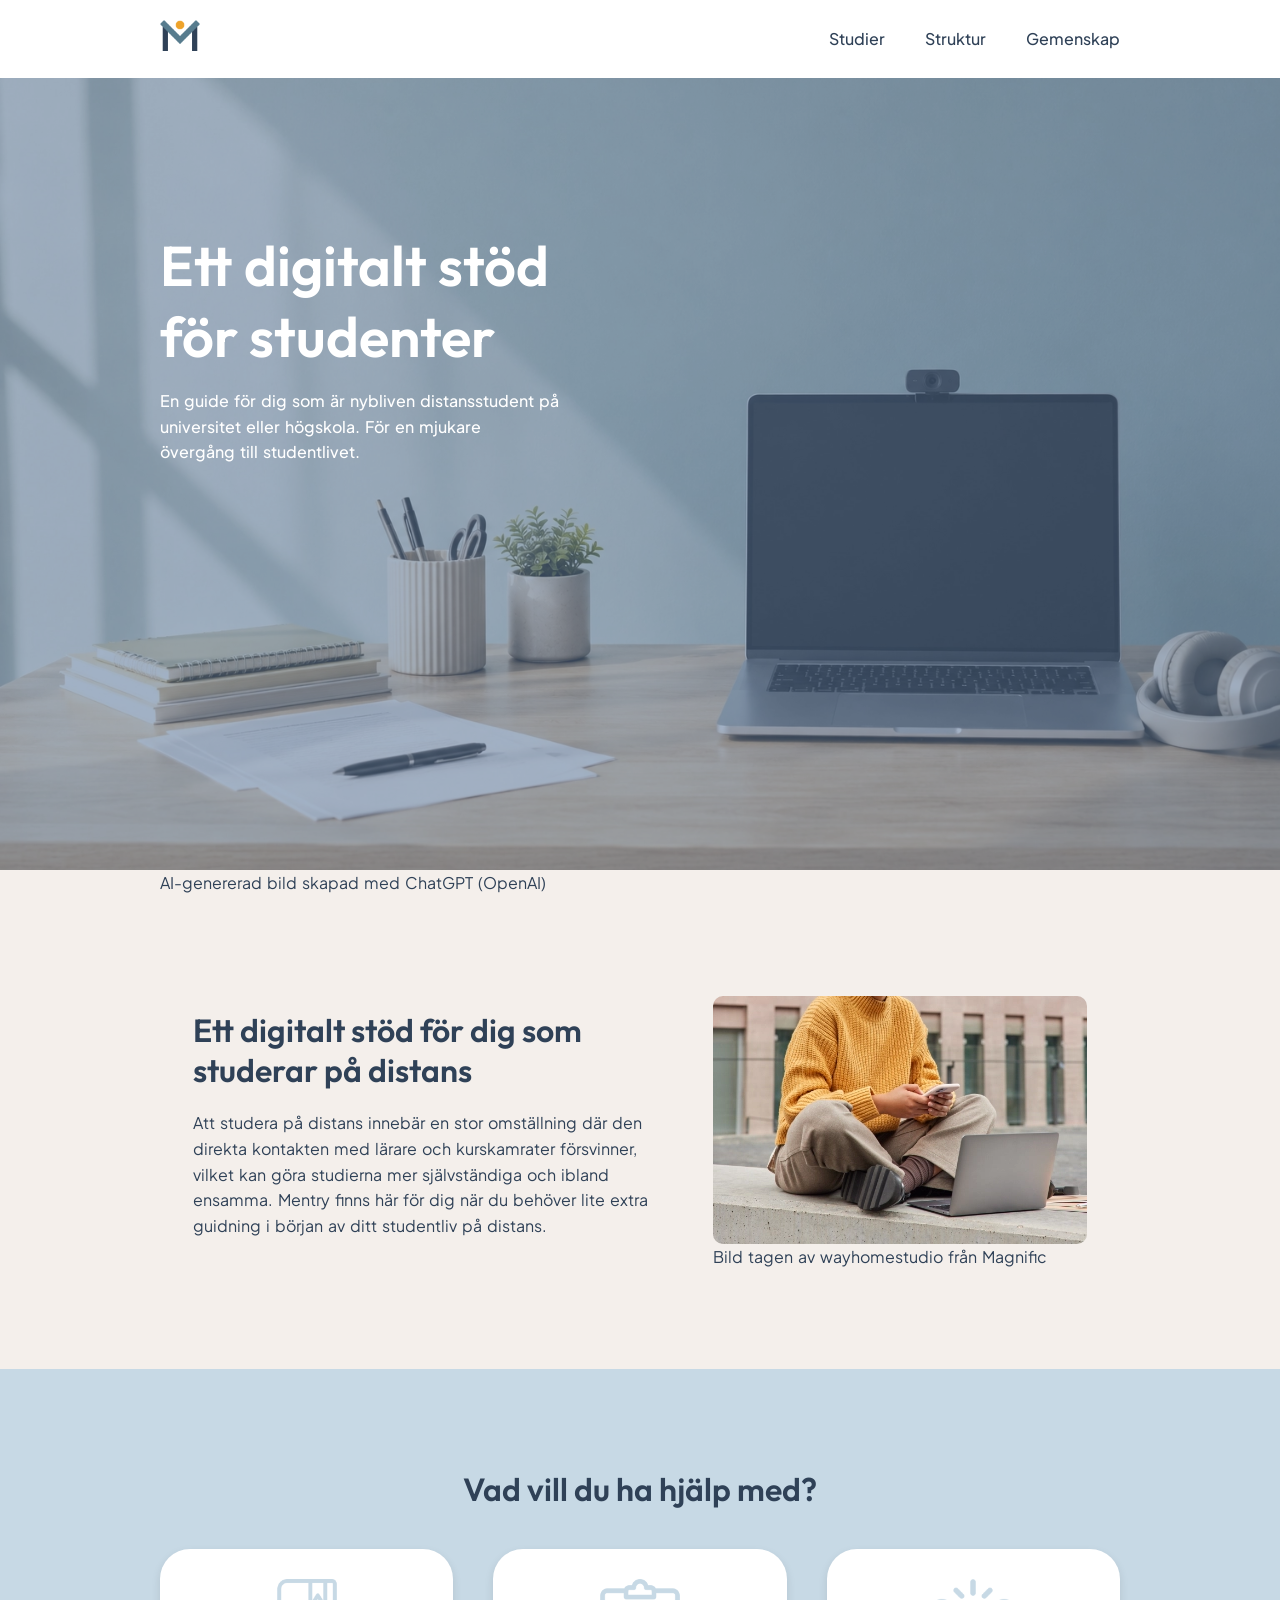
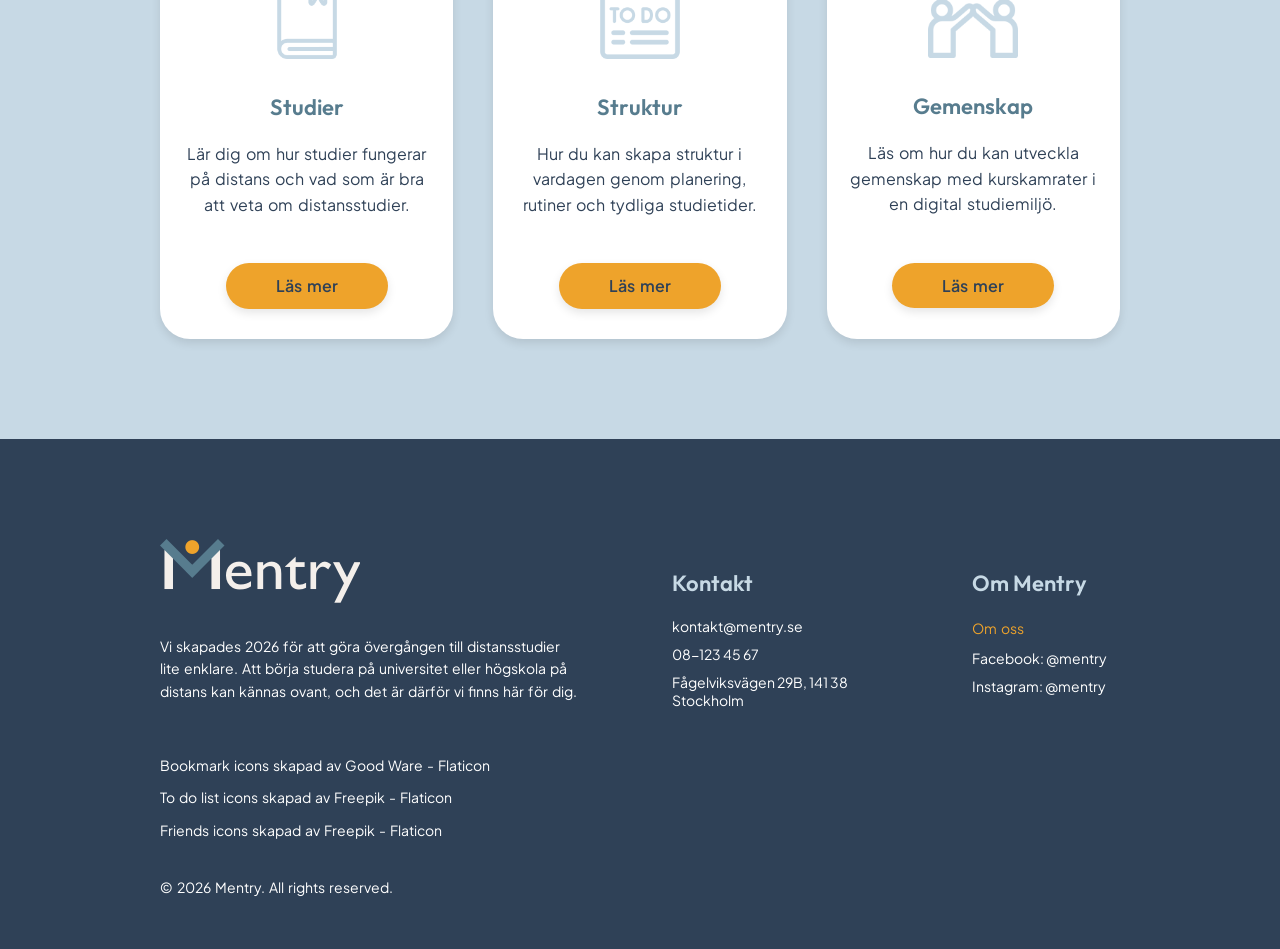
<file: index.html>
<!DOCTYPE html>
<html lang="sv">
    <head>
        <meta charset="utf-8">
        <!-- Talar om hur webbläsaren ska visa webbsidan på olika skärmar -->
        <meta name="viewport" content="width=device-width, initial-scale=1.0">
        <!-- Favicon för webbplatsen -->
        <link rel="icon" type="image/image/png" href="images/madebyme/mentryfavicon.png">
        <!-- Kopplar CSS-fil till HTML-fil -->
        <link rel="stylesheet" href="style.css">
        <!-- Typsnitt för H-element och P-element -->
        <link rel="preconnect" href="https://fonts.googleapis.com">
        <link rel="preconnect" href="https://fonts.gstatic.com" crossorigin>
        <link href="https://fonts.googleapis.com/css2?family=Outfit:wght@100..900&family=Plus+Jakarta+Sans:ital,wght@0,200..800;1,200..800&display=swap" rel="stylesheet">
        <title>Mentry</title>
    </head>
    <!-- Allt synligt innehåll på webbsidan -->
    <body>
        <!-- Header med navigationsmeny -->
        <header>
            <div class="navmenu">
                <a href="index.html">
                    <img src="images/madebyme/mentryicon.png" alt="Mentrys logotyp">
                </a>
                <!-- Hjälp av AI att skapa en utfällbar hamburgarmeny genom användning av en checkruta -->
                <input type="checkbox" id="menu-toggle">
                <label for="menu-toggle" class="hamburger">
                    <img src="images/madebyme/hamburgermenu.svg" alt="Hamburgermeny">
                </label>
                <!-- Slut av AIs hjälp -->
                <nav class="navlinks">
                    <ul>
                        <li><a href="studier.html">Studier</a></li>
                        <li><a href="struktur.html">Struktur</a></li>
                        <li><a href="gemenskap.html">Gemenskap</a></li>
                    </ul>
                </nav>
            </div>
        </header>
        <!-- Innehåll unikt för index.html -->
        <main>
            <!-- Hero-sektion -->
            <section class="indexhero">
                <!-- Olika bilder beroende på skärmens storlek -->
                <picture class="indexheroimage">
                    <source media="(min-width: 1024px)" srcset="images/downloaded/hero-desktop.webp">
                    <source media="(min-width: 768px)" srcset="images/downloaded/hero-tablet.webp">
                    <img src="images/downloaded/hero-mobile.webp" alt="Skrivbord med kontorsmaterial och laptop stående ovanpå">
                </picture>
                <div class="indexherotext">
                    <div class="container">
                        <div class="indexherocontent">
                            <h1>Ett digitalt stöd för studenter</h1>
                            <p>En guide för dig som är nybliven distansstudent på universitet eller högskola. För en mjukare övergång till studentlivet.</p>
                        </div>
                    </div>
                </div>
                <!-- En blå overlay på omslagsbilden i hero -->
                <div class="overlay"></div>
            </section>
            <p class="container">AI-genererad bild skapad med ChatGPT (OpenAI)</p>
            <!-- Sektion: Introduktion till webbplatsen -->
            <section class="textimagesection">
                    <div class="textimagecontent">
                        <div class="textimagetext">
                            <h2>Ett digitalt stöd för dig som studerar på distans</h2>
                            <p>Att studera på distans innebär en stor omställning där den direkta kontakten med lärare och kurskamrater försvinner, vilket kan göra studierna mer självständiga och ibland ensamma. Mentry finns här för dig när du behöver lite extra guidning i början av ditt studentliv på distans.</p>
                        </div>
                        <figure>
                            <picture class="sectionimage">
                                <source media="(min-width: 1024px)" srcset="images/downloaded/yellowshirt-desktop.webp">
                                <img src="images/downloaded/yellowshirt-phone-tablet.webp" alt="En person med gul tröja sittandes vid laptopen utomhus">
                            </picture>
                            <figcaption>
                                <a href="https://www.magnific.com/free-photo/woman-browses-mobile-phone-works-distantly-laptop-computer-sits-lotus-pose-outside-against-modern-building-uses-modern-technologies-wears-spectacles-sweater_19973351.htm#fromView=search&page=5&position=32&uuid=9511713b-8e18-41d7-88c8-f75e3e92ccc7&query=student+with+laptop">Bild tagen av wayhomestudio från Magnific</a>
                            </figcaption>
                        </figure>
                    </div>
            </section>
            <!-- Sektion: Cards-->
            <section class="backgroundsection">
                <div class="container">
                    <h2>Vad vill du ha hjälp med?</h2>
                    <div class="cardcontainer">
                        <!-- Första kortet-->
                        <article class="card">
                            <img src="images/downloaded/lightbluebook.svg" alt="Illustration av en öppen bok">
                            <div class="cardtext">
                                <h3>Studier</h3>
                                <p>Lär dig om hur studier fungerar på distans och vad som är bra att veta om distansstudier.</p>
                                <a class="button" href="studier.html">Läs mer</a>
                            </div>
                        </article>
                        <!-- Andra kortet-->
                        <article class="card">
                            <img src="images/downloaded/lightbluetodo.svg" alt="Illustration av en checklista">
                            <div class="cardtext">
                                <h3>Struktur</h3>
                                <p>Hur du kan skapa struktur i vardagen genom planering, rutiner och tydliga studietider.</p>
                                <a class="button" href="struktur.html">Läs mer</a>
                            </div>
                        </article>
                        <!-- Tredje kortet-->
                        <article class="card">
                            <img src="images/downloaded/lightbluehighfive.svg" alt="Illustration av två personer som gör high five">
                            <div class="cardtext">
                                <h3>Gemenskap</h3>
                                <p>Läs om hur du kan utveckla gemenskap med kurskamrater i en digital studiemiljö.</p>
                                <a class="button" href="gemenskap.html">Läs mer</a>
                            </div>
                        </article>
                    </div>
                </div>
            </section>
        </main>
        <!-- Footer -->
        <footer>
            <div class="container">
                <div class="footerinformation">
                    <!-- Första kolumnen -->
                    <div class="footerabout">
                        <img src="images/madebyme/mentrylogotype.png" alt="Mentrys logotyp tillsammans med namnet Mentry" class="footerlogo">
                        <p>Vi skapades 2026 för att göra övergången till distansstudier lite enklare. Att börja studera på universitet eller högskola på distans kan kännas ovant, och det är därför vi finns här för dig.</p>
                    </div>
                    <!-- Andra kolumnen kolumnen -->
                    <section class="footercolumn">
                        <h3>Kontakt</h3>
                        <ul>
                            <li>kontakt@mentry.se</li>
                            <li>08-123 45 67</li>
                            <li>Fågelviksvägen 29B, 141 38 Stockholm</li>
                        </ul>
                    </section>
                    <!-- Tredje kolumnen -->
                    <section class="footercolumn">
                        <h3>Om Mentry</h3>
                        <ul>
                            <li class="linkfooter"><a href="omoss.html">Om oss</a></li>
                            <li>Facebook: @mentry</li>
                            <li>Instagram: @mentry</li>
                        </ul>
                    </section>
                </div>
                <!-- Utomstående textstycke -->
                <div class="footerattribute">
                    <a href="https://www.flaticon.com/free-icons/bookmark" title="bookmark icons">Bookmark icons skapad av Good Ware - Flaticon</a>
                    <a href="https://www.flaticon.com/free-icons/to-do-list" title="to do list icons">To do list icons skapad av Freepik - Flaticon</a>
                    <a href="https://www.flaticon.com/free-icons/friends" title="friends icons">Friends icons skapad av Freepik - Flaticon</a>
                </div>
                <p class="copyright">© 2026 Mentry. All rights reserved.</p> 
            </div>
        </footer>
    </body>
</html>
</file>
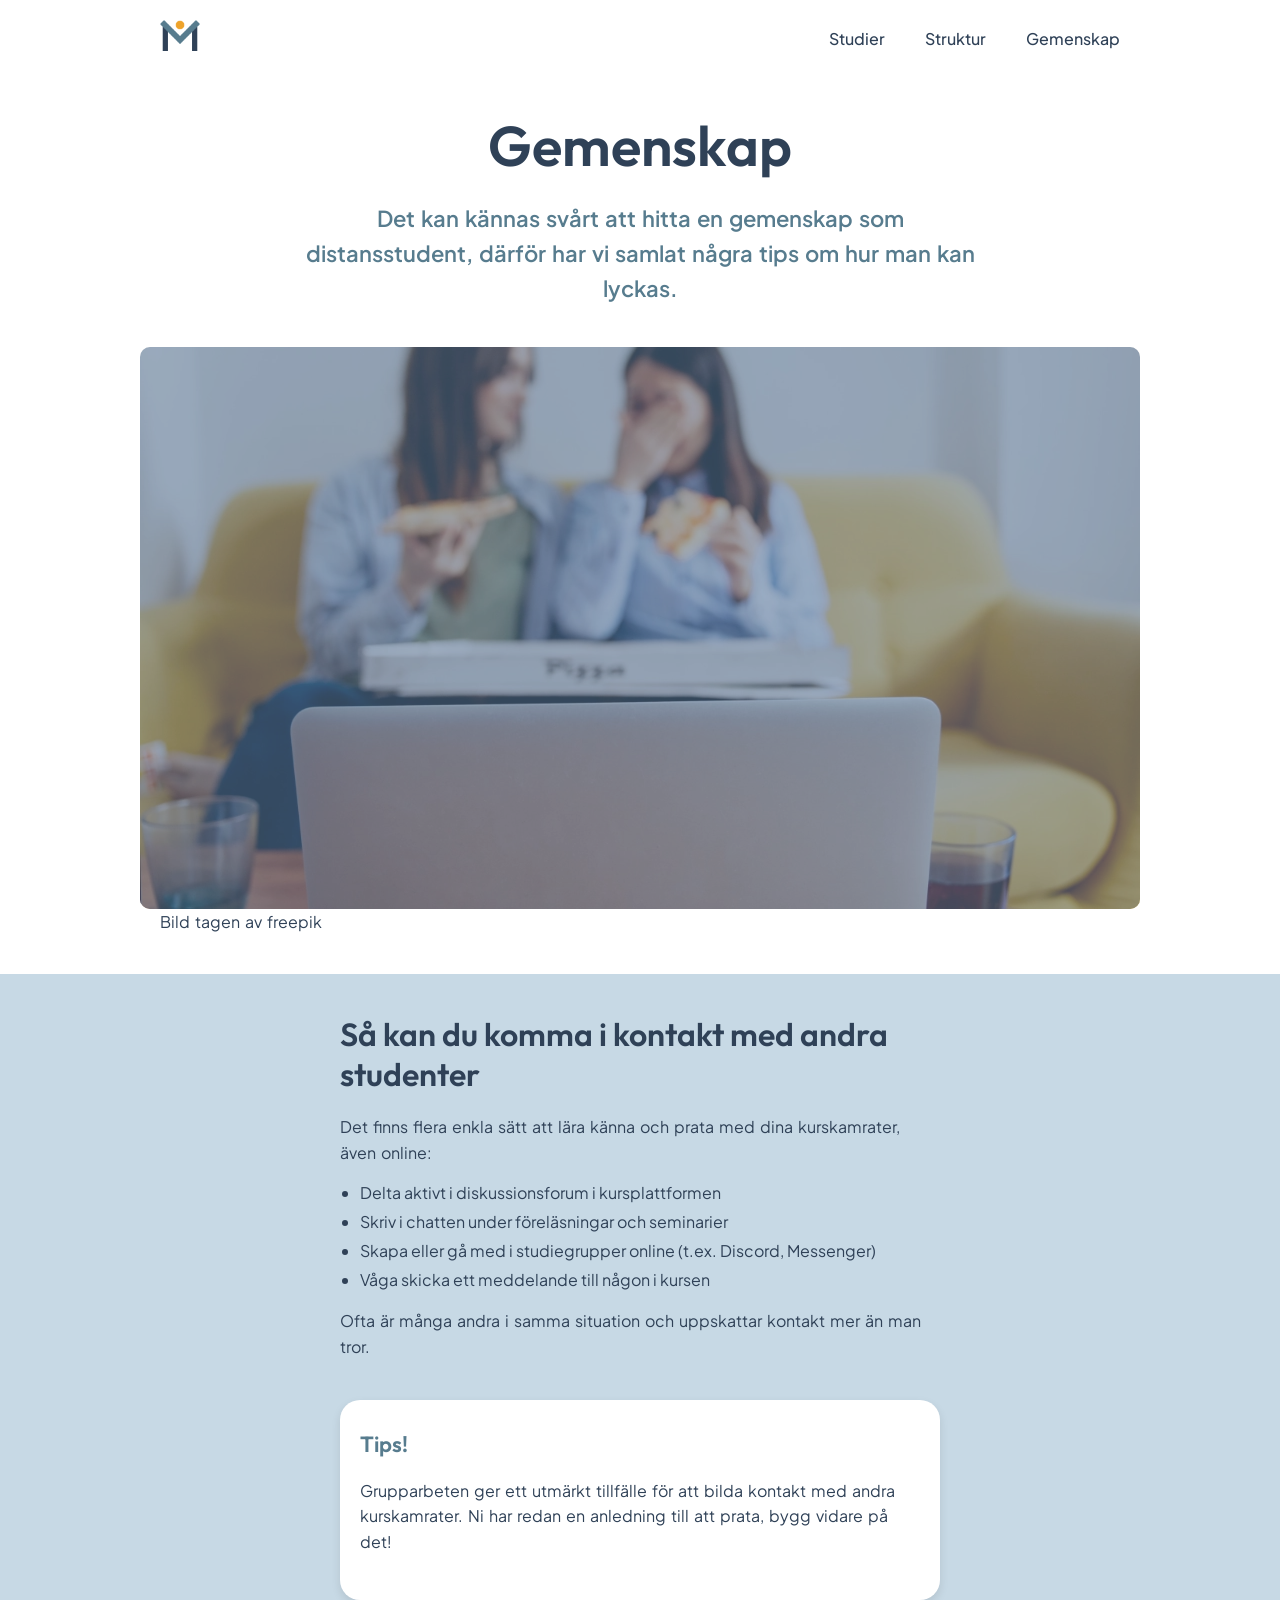
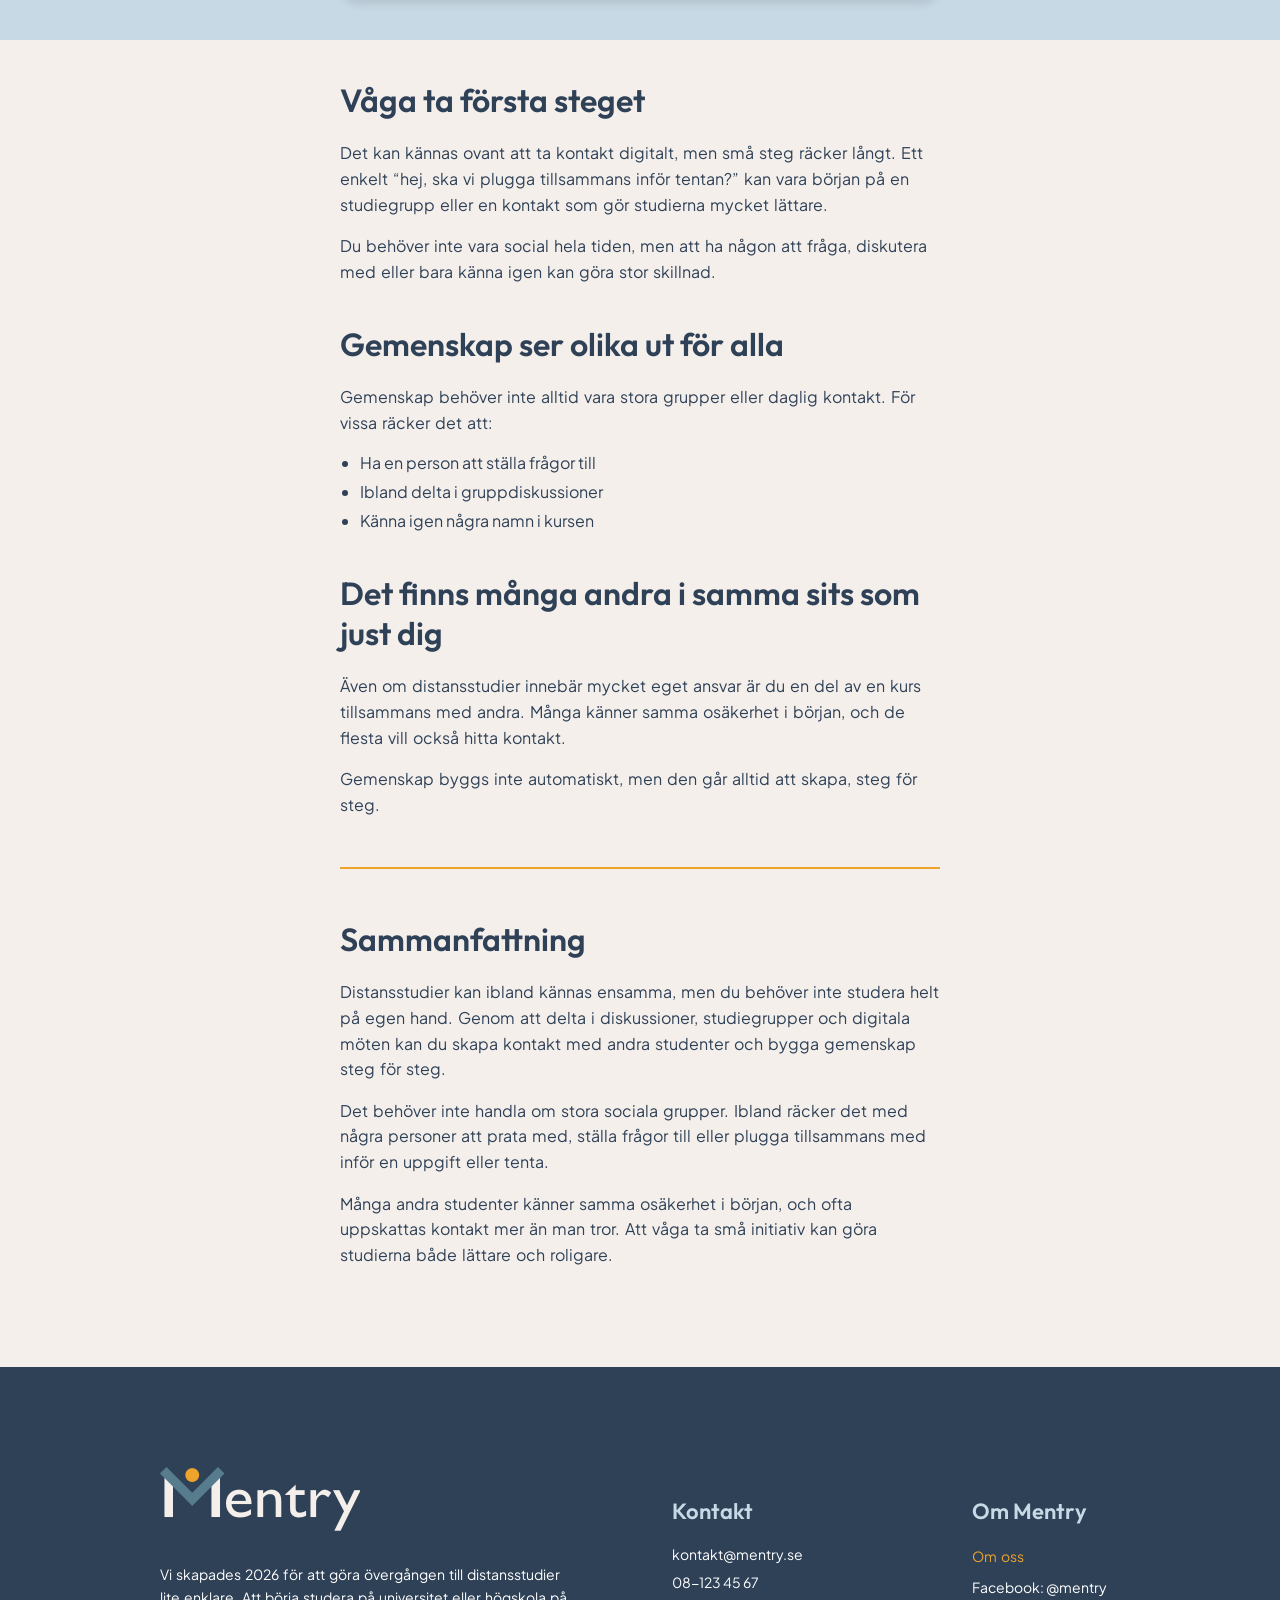
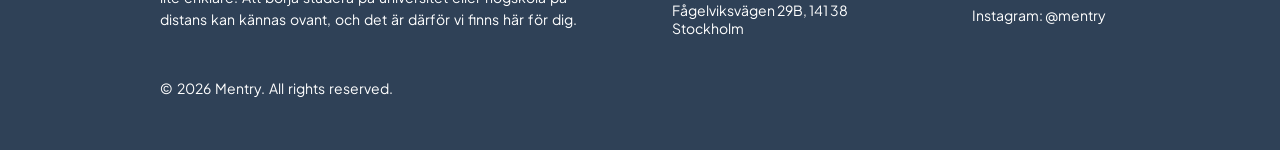
<file: gemenskap.html>
<!DOCTYPE html>
<html lang="sv">
    <head>
        <meta charset="utf-8">
        <!-- Talar om hur webbläsaren ska visa webbsidan på olika skärmar -->
        <meta name="viewport" content="width=device-width, initial-scale=1.0">
        <!-- Favicon för webbplatsen -->
        <link rel="icon" type="image/image/png" href="images/madebyme/mentryfavicon.png">
        <!-- Kopplar CSS-fil till HTML-fil -->
        <link rel="stylesheet" href="style.css">
        <!-- Typsnitt för H-element och P-element -->
        <link rel="preconnect" href="https://fonts.googleapis.com">
        <link rel="preconnect" href="https://fonts.gstatic.com" crossorigin>
        <link href="https://fonts.googleapis.com/css2?family=Outfit:wght@100..900&family=Plus+Jakarta+Sans:ital,wght@0,200..800;1,200..800&display=swap" rel="stylesheet">
        <title>Mentry</title>
    </head>
    <body>
        <header>
            <div class="navmenu">
                <a href="index.html">
                    <img src="images/madebyme/mentryicon.png" alt="Mentrys logotyp">
                </a>
                <!-- Hjälp av AI att skapa en utfällbar hamburgarmeny genom användning av en checkruta -->
                <input type="checkbox" id="menu-toggle">
                <label for="menu-toggle" class="hamburger">
                    <img src="images/madebyme/hamburgermenu.svg" alt="Hamburgermeny">
                </label>
                <!-- Slut av AIs hjälp -->
                <nav class="navlinks">
                    <ul>
                        <li><a href="studier.html">Studier</a></li>
                        <li><a href="struktur.html">Struktur</a></li>
                        <li><a href="gemenskap.html">Gemenskap</a></li>
                    </ul>
                </nav>
            </div>
        </header>
        <!-- Innehåll unikt för gemenskap.html -->
        <main>
            <!-- Artikel om gemenskap -->
            <article>
                <div class="herosidebackground">
                    <h1 class="herotitle">Gemenskap</h1>
                    <div class="heroside">
                        <p class="smalltitle">Det kan kännas svårt att hitta en gemenskap som distansstudent, därför har vi samlat några tips om hur man kan lyckas.</p>
                        <!-- En wrapper runt bilden för att ha overlay -->
                         <figure>
                            <div class="overlaywrapper">
                                <picture class="articlehero">
                                    <source media="(min-width: 768px)" srcset="images/downloaded/community-tablet-desktop.webp">
                                    <img src="images/downloaded/community-phone.webp" alt="Två personer som äter pizza framför en laptop">
                                </picture>
                                    <!-- En blå overlay på omslagsbilden i hero -->
                                <div class="overlay"></div>
                            </div>
                            <figcaption class="container">
                            <a href="https://www.magnific.com/free-photo/relaxing-women-with-pizza-laptop_1891848.htm#fromView=search&page=1&position=8&uuid=869fe5d2-11fe-40ca-bf08-e50b66f3c7eb&query=online+friend+no+face">Bild tagen av freepik</a>
                            </figcaption>
                        </figure>
                    </div>
                </div>
                <div class="background">
                    <!-- Sektion: Komma i kontakt med andra studenter -->
                    <section class="content bluefirstcontent">
                            <h2>Så kan du komma i kontakt med andra studenter</h2>
                            <p>Det finns flera enkla sätt att lära känna och prata med dina kurskamrater, även online:</p>
                            <ul class="list">
                                <li>Delta aktivt i diskussionsforum i kursplattformen</li>
                                <li>Skriv i chatten under föreläsningar och seminarier</li>
                                <li>Skapa eller gå med i studiegrupper online (t.ex. Discord, Messenger)</li>
                                <li>Våga skicka ett meddelande till någon i kursen</li>
                            </ul>
                            <p class="underlist">Ofta är många andra i samma situation och uppskattar kontakt mer än man tror.</p>
                            <div class="group">
                                <h3>Tips!</h3>
                                <p>Grupparbeten ger ett utmärkt tillfälle för att bilda kontakt med andra kurskamrater. Ni har redan en anledning till att prata, bygg vidare på det!</p>
                            </div>
                    </section>
                </div>
                <!-- Sektion: Våga ta första steget -->
                <section class="content">
                    <h2>Våga ta första steget</h2>
                    <p>Det kan kännas ovant att ta kontakt digitalt, men små steg räcker långt. Ett enkelt “hej, ska vi plugga tillsammans inför tentan?” kan vara början på en studiegrupp eller en kontakt som gör studierna mycket lättare.</p>
                    <p>Du behöver inte vara social hela tiden, men att ha någon att fråga, diskutera med eller bara känna igen kan göra stor skillnad.</p>   
                </section>
                <!-- Sektion: Gemenskap ser olika ut för alla -->
                <section class="content">
                    <h2>Gemenskap ser olika ut för alla</h2>
                    <p>Gemenskap behöver inte alltid vara stora grupper eller daglig kontakt. För vissa räcker det att:</p>
                    <ul class="list">
                        <li>Ha en person att ställa frågor till</li>
                        <li>Ibland delta i gruppdiskussioner</li>
                        <li>Känna igen några namn i kursen</li>
                    </ul>
                </section>
                <!-- Sektion: Många andra i samma sits -->
                <section class="content">
                    <h2>Det finns många andra i samma sits som just dig</h2>
                    <p>Även om distansstudier innebär mycket eget ansvar är du en del av en kurs tillsammans med andra. Många känner samma osäkerhet i början, och de flesta vill också hitta kontakt.</p>
                    <p>Gemenskap byggs inte automatiskt, men den går alltid att skapa, steg för steg.</p>  
                </section>
                <!-- Visuell avdelare -->
                <div class="content">
                    <div class="divider"></div>
                </div>
                <!-- Sektion: Sammanfattning -->
                <section class="content">
                    <h2>Sammanfattning</h2>
                    <p>Distansstudier kan ibland kännas ensamma, men du behöver inte studera helt på egen hand. Genom att delta i diskussioner, studiegrupper och digitala möten kan du skapa kontakt med andra studenter och bygga gemenskap steg för steg.</p>  
                    <p>Det behöver inte handla om stora sociala grupper. Ibland räcker det med några personer att prata med, ställa frågor till eller plugga tillsammans med inför en uppgift eller tenta.</p>  
                    <p>Många andra studenter känner samma osäkerhet i början, och ofta uppskattas kontakt mer än man tror. Att våga ta små initiativ kan göra studierna både lättare och roligare.</p>  
                </section>
            </article>
        </main>
        <!-- Footer -->
        <footer>
            <div class="container">
                <div class="footerinformation">
                    <!-- Första kolumnen -->
                    <div class="footerabout">
                        <img src="images/madebyme/mentrylogotype.png" alt="Mentrys logotyp tillsammans med namnet Mentry" class="footerlogo">
                        <p>Vi skapades 2026 för att göra övergången till distansstudier lite enklare. Att börja studera på universitet eller högskola på distans kan kännas ovant, och det är därför vi finns här för dig.</p>
                    </div>
                    <!-- Andra kolumnen kolumnen -->
                    <section class="footercolumn">
                        <h3>Kontakt</h3>
                        <ul>
                            <li>kontakt@mentry.se</li>
                            <li>08-123 45 67</li>
                            <li>Fågelviksvägen 29B, 141 38 Stockholm</li>
                        </ul>
                    </section>
                    <!-- Tredje kolumnen -->
                    <section class="footercolumn">
                        <h3>Om Mentry</h3>
                        <ul>
                            <li class="linkfooter"><a href="omoss.html">Om oss</a></li>
                            <li>Facebook: @mentry</li>
                            <li>Instagram: @mentry</li>
                        </ul>
                    </section>
                </div>
                <!-- Utomstående textstycke -->
                <p class="copyright">© 2026 Mentry. All rights reserved.</p>   
            </div>
        </footer>
    </body>
</html>
</file>
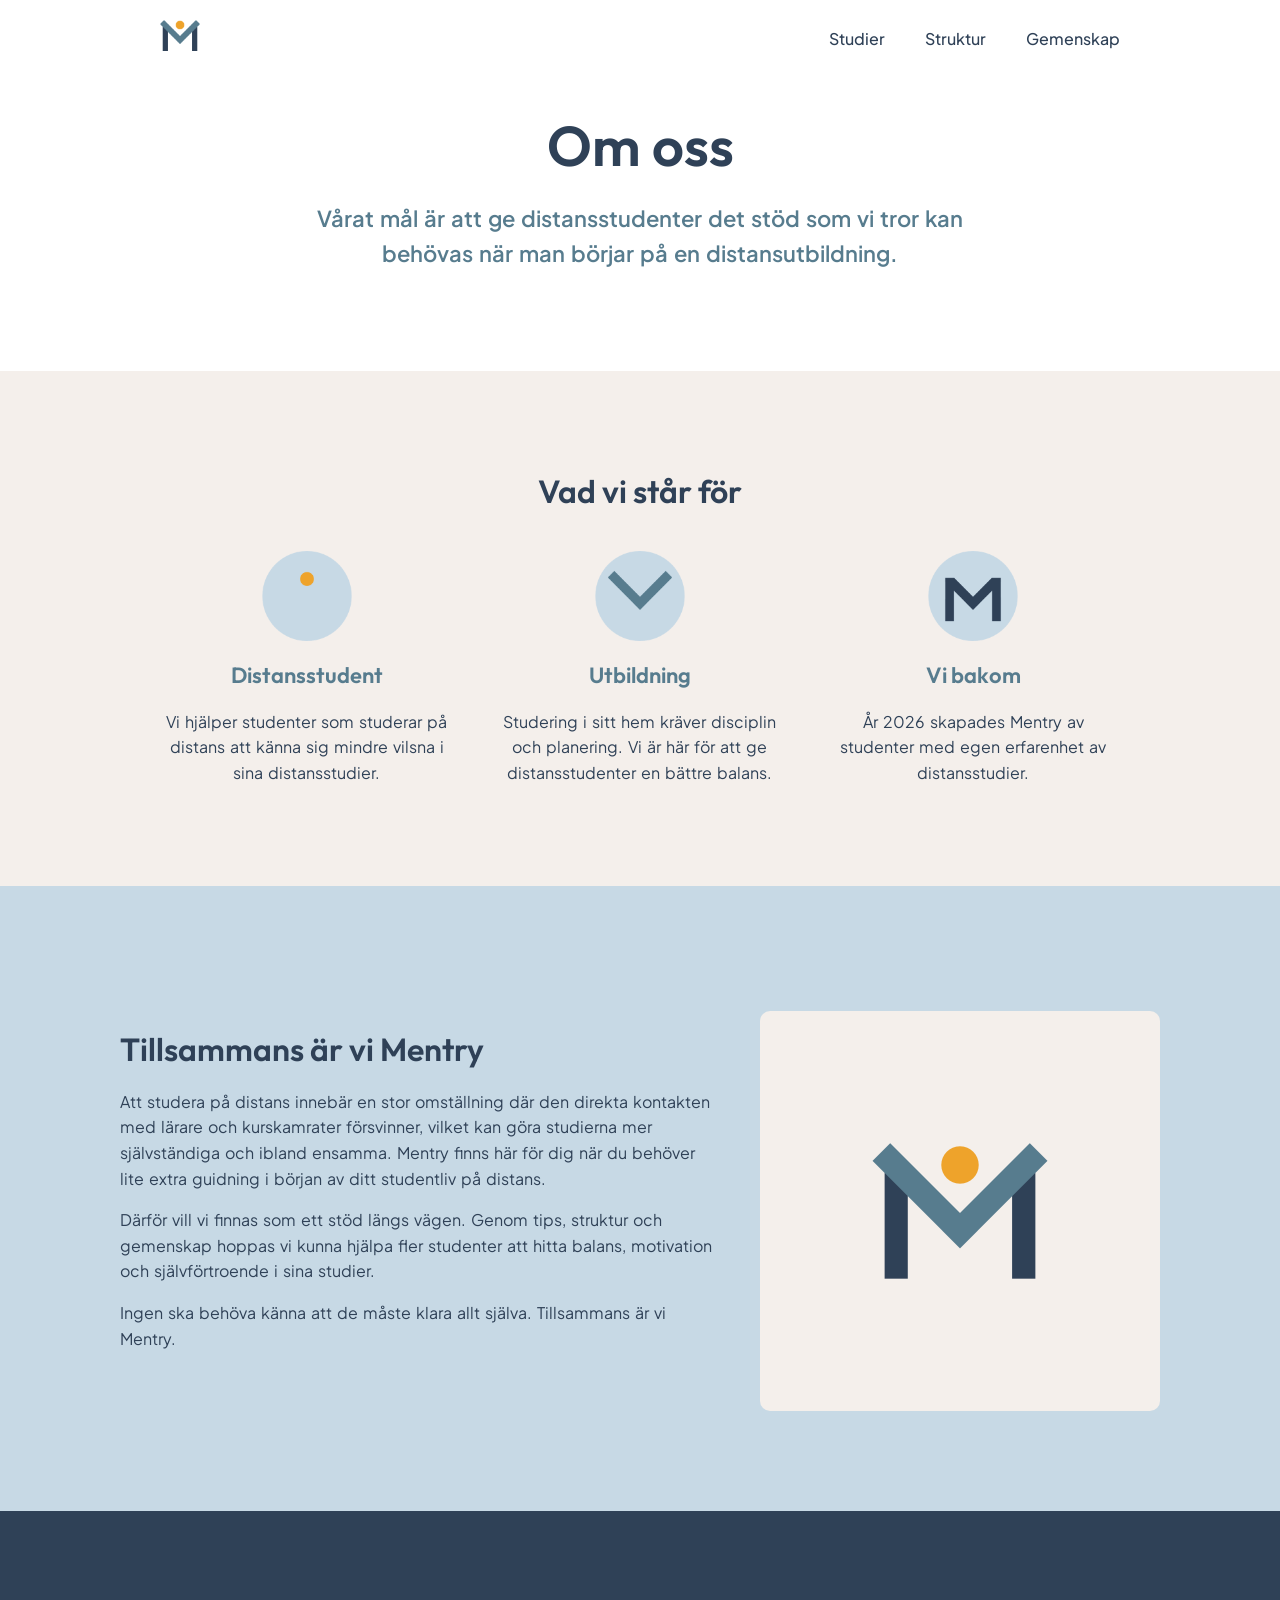
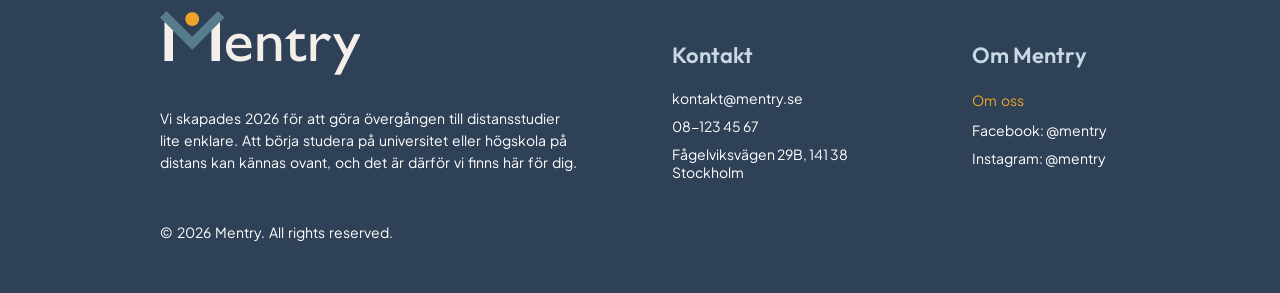
<file: omoss.html>
<!DOCTYPE html>
<html lang="sv">
    <head>
        <meta charset="utf-8">
        <!-- Talar om hur webbläsaren ska visa webbsidan på olika skärmar -->
        <meta name="viewport" content="width=device-width, initial-scale=1.0">
        <!-- Favicon för webbplatsen -->
        <link rel="icon" type="image/image/png" href="images/madebyme/mentryfavicon.png">
        <!-- Kopplar CSS-fil till HTML-fil -->
        <link rel="stylesheet" href="style.css">
        <!-- Typsnitt för H-element och P-element -->
        <link rel="preconnect" href="https://fonts.googleapis.com">
        <link rel="preconnect" href="https://fonts.gstatic.com" crossorigin>
        <link href="https://fonts.googleapis.com/css2?family=Outfit:wght@100..900&family=Plus+Jakarta+Sans:ital,wght@0,200..800;1,200..800&display=swap" rel="stylesheet">
        <title>Mentry</title>
    </head>
    <!-- Allt synligt innehåll på webbsidan -->
    <body class="aboutuspage">
        <!-- Header med navigationsmeny -->
        <header>
            <div class="navmenu">
                <a href="index.html">
                    <img src="images/madebyme/mentryicon.png" alt="Mentrys logotyp">
                </a>
                <!-- Hjälp av AI att skapa en utfällbar hamburgarmeny genom användning av en checkruta -->
                <input type="checkbox" id="menu-toggle">
                <label for="menu-toggle" class="hamburger">
                    <img src="images/madebyme/hamburgermenu.svg" alt="Hamburgermeny">
                </label>
                <!-- Slut av AIs hjälp -->
                <nav class="navlinks">
                    <ul>
                        <li><a href="studier.html">Studier</a></li>
                        <li><a href="struktur.html">Struktur</a></li>
                        <li><a href="gemenskap.html">Gemenskap</a></li>
                    </ul>
                </nav>
            </div>
        </header>
        <!-- Innehåll unikt för index.html -->
        <main>
            <!-- Hero-sektion -->
            <div class="herosidebackground">
                <h1 class="herotitle">Om oss</h1>
                <div class="heroside">
                    <p class="smalltitle">Vårat mål är att ge distansstudenter det stöd som vi tror kan behövas när man börjar på en distansutbildning.</p>
                </div>
            </div>
            <!-- Sektion: Vad vi står för -->
            <section>
                <div class="whowearecontent">
                    <h2 class="whowearetitle">Vad vi står för</h2>
                    <div class="whowearecontainer">
                        <!-- Sektion: Distansstudent -->
                        <section class="whowearegroup">
                            <img src="images/madebyme/student-icon.png" alt="Illustration av en öppen bok i blå färg">
                            <div class="whowearetext">
                                <h3>Distansstudent</h3>
                                <p>Vi hjälper studenter som studerar på distans att känna sig mindre vilsna i sina distansstudier.</p>
                            </div>
                        </section>
                        <!-- Sektion: Utbildning -->
                        <section class="whowearegroup">
                            <img src="images/madebyme/study-icon.png" alt="Illustration av en checklista i blå färg">
                            <div class="whowearetext">
                                <h3>Utbildning</h3>
                                <p>Studering i sitt hem kräver disciplin och planering. Vi är här för att ge distansstudenter en bättre balans.</p>
                            </div>
                        </section>
                        <!-- Sektion: Vi bakom -->
                        <section class="whowearegroup">
                            <img src="images/madebyme/m-icon.png" alt="Illustration av två personer som gör high five i blå färg">
                            <div class="whowearetext">
                                <h3>Vi bakom</h3>
                                <p>År 2026 skapades Mentry av studenter med egen erfarenhet av distansstudier.</p>
                            </div>
                        </section>
                    </div>
                </div>
            </section>
            <div class="background">
                <!-- Sektion: Tillsammans är vi Mentry -->
                <section class="textimagesection">
                    <div class="textimagecontent">
                        <div class="textimagetext">
                            <h2>Tillsammans är vi Mentry</h2>
                            <p>Att studera på distans innebär en stor omställning där den direkta kontakten med lärare och kurskamrater försvinner, vilket kan göra studierna mer självständiga och ibland ensamma. Mentry finns här för dig när du behöver lite extra guidning i början av ditt studentliv på distans.</p>
                            <p>Därför vill vi finnas som ett stöd längs vägen. Genom tips, struktur och gemenskap hoppas vi kunna hjälpa fler studenter att hitta balans, motivation och självförtroende i sina studier.</p>
                            <p>Ingen ska behöva känna att de måste klara allt själva. Tillsammans är vi Mentry.</p>
                        </div>
                        <picture class="sectionimage">
                            <source media="(min-width: 1024px)" srcset="images/madebyme/mentryicon-background-square.png">
                            <img src="images/madebyme/mentryicon-background-rectangle.png" alt="Mentrys logotyp framför en krämvit bakgrund">
                        </picture>
                    </div>
            </section>
            </div>
        </main>
        <!-- Footer -->
        <footer>
            <div class="container">
                <div class="footerinformation">
                    <!-- Första kolumnen -->
                    <div class="footerabout">
                        <img src="images/madebyme/mentrylogotype.png" alt="Mentrys logotyp tillsammans med namnet Mentry" class="footerlogo">
                        <p>Vi skapades 2026 för att göra övergången till distansstudier lite enklare. Att börja studera på universitet eller högskola på distans kan kännas ovant, och det är därför vi finns här för dig.</p>
                    </div>
                    <!-- Andra kolumnen kolumnen -->
                    <section class="footercolumn">
                        <h3>Kontakt</h3>
                        <ul>
                            <li>kontakt@mentry.se</li>
                            <li>08-123 45 67</li>
                            <li>Fågelviksvägen 29B, 141 38 Stockholm</li>
                        </ul>
                    </section>
                    <!-- Tredje kolumnen -->
                    <section class="footercolumn">
                        <h3>Om Mentry</h3>
                        <ul>
                            <li class="linkfooter"><a href="omoss.html">Om oss</a></li>
                            <li>Facebook: @mentry</li>
                            <li>Instagram: @mentry</li>
                        </ul>
                    </section>
                </div>
                <!-- Utomstående textstycke -->
                <p class="copyright">© 2026 Mentry. All rights reserved.</p>   
            </div>
        </footer>
    </body>
</html>
</file>
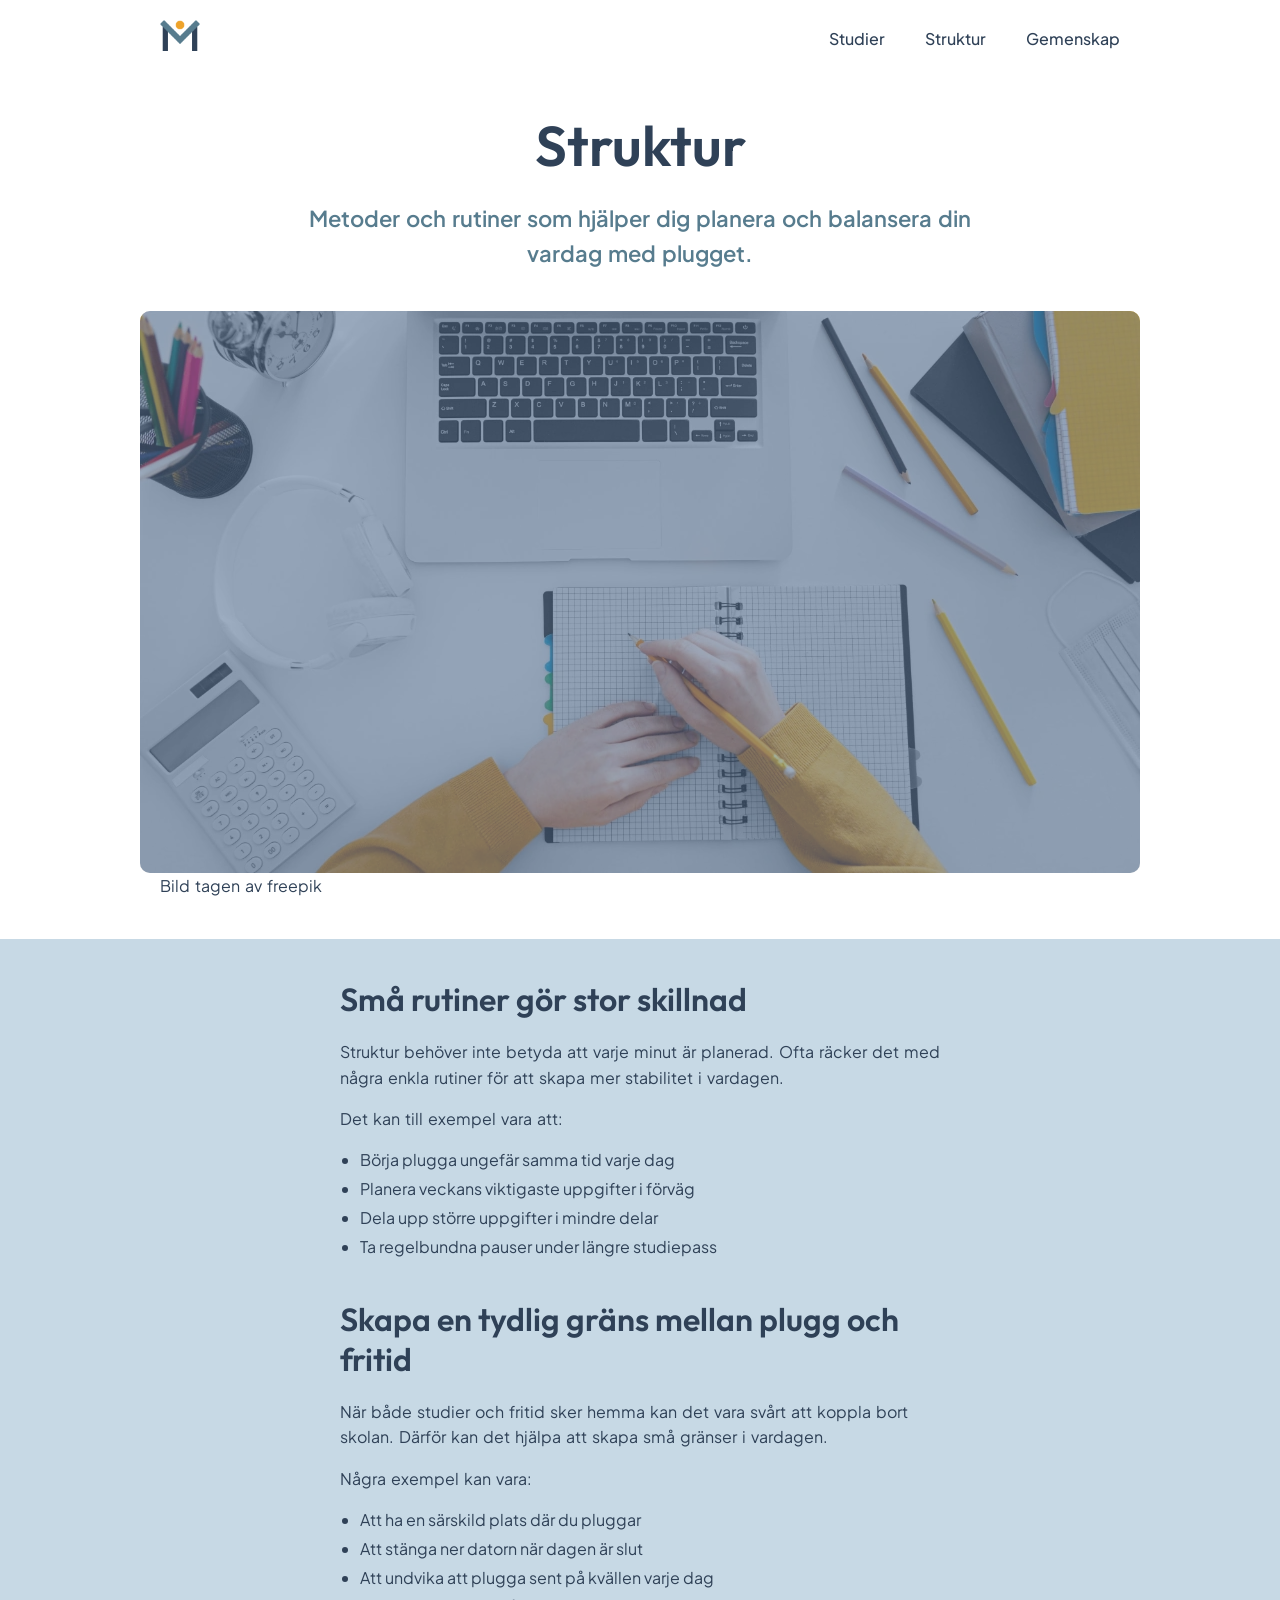
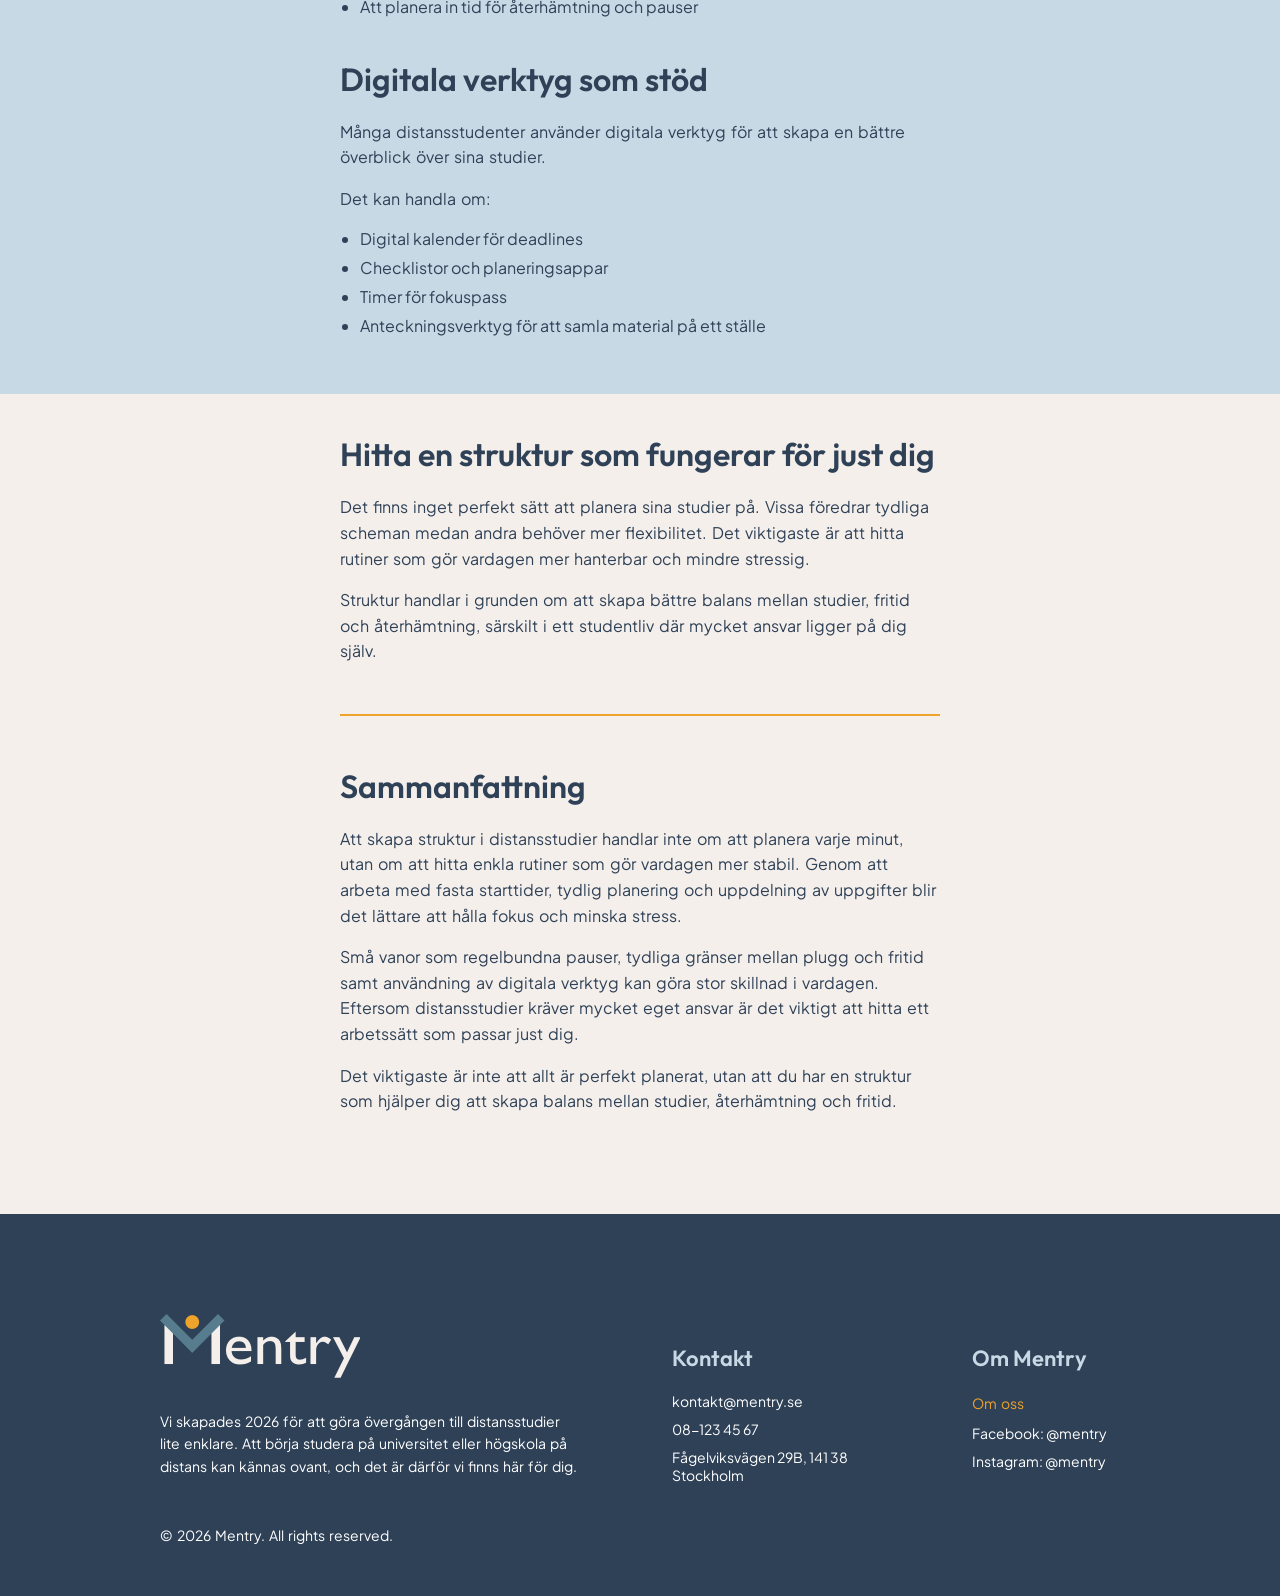
<file: struktur.html>
<!DOCTYPE html>
<html lang="sv">
    <head>
        <meta charset="utf-8">
        <!-- Talar om hur webbläsaren ska visa webbsidan på olika skärmar -->
        <meta name="viewport" content="width=device-width, initial-scale=1.0">
        <!-- Favicon för webbplatsen -->
        <link rel="icon" type="image/image/png" href="images/madebyme/mentryfavicon.png">
        <!-- Kopplar CSS-fil till HTML-fil -->
        <link rel="stylesheet" href="style.css">
        <!-- Typsnitt för H-element och P-element -->
        <link rel="preconnect" href="https://fonts.googleapis.com">
        <link rel="preconnect" href="https://fonts.gstatic.com" crossorigin>
        <link href="https://fonts.googleapis.com/css2?family=Outfit:wght@100..900&family=Plus+Jakarta+Sans:ital,wght@0,200..800;1,200..800&display=swap" rel="stylesheet">
        <title>Mentry</title>
    </head>
    <!-- Allt synligt innehåll på webbsidan -->
    <body>
        <!-- Header med navigationsmeny -->
        <header>
            <div class="navmenu">
                <a href="index.html">
                    <img src="images/madebyme/mentryicon.png" alt="Mentrys logotyp">
                </a>
                <!-- Hjälp av AI att skapa en utfällbar hamburgarmeny genom användning av en checkruta -->
                <input type="checkbox" id="menu-toggle">
                <label for="menu-toggle" class="hamburger">
                    <img src="images/madebyme/hamburgermenu.svg" alt="Hamburgermeny">
                </label>
                <!-- Slut av AIs hjälp -->
                <nav class="navlinks">
                    <ul>
                        <li><a href="studier.html">Studier</a></li>
                        <li><a href="struktur.html">Struktur</a></li>
                        <li><a href="gemenskap.html">Gemenskap</a></li>
                    </ul>
                </nav>
            </div>
        </header>
        <!-- Innehåll unikt för struktur.html -->
        <main>
            <!-- Artikel om struktur -->
            <article>
                <div class="herosidebackground">
                    <h1 class="herotitle">Struktur</h1>
                    <div class="heroside">
                        <p class="smalltitle">Metoder och rutiner som hjälper dig planera och balansera din vardag med plugget.</p>
                        <!-- En wrapper runt bilden för att ha overlay -->
                         <figure>
                            <div class="overlaywrapper">
                                <picture class="articlehero">
                                    <source media="(min-width: 768px)" srcset="images/downloaded/structure-tablet-desktop.webp">
                                    <img src="images/downloaded/structure-phone.webp" alt="Person som skriver i sin anteckningsbok framför datorn">
                                </picture>
                                <!-- En blå overlay på omslagsbilden i hero -->
                                <div class="overlay"></div>
                            </div>
                            <figcaption class="container"><a href="https://www.magnific.com/free-photo/close-up-hand-writing-notebook-top-view_12977095.htm#fromView=search&page=2&position=3&uuid=ec79e519-1874-49c0-b0f3-0f5d42f65bea&query=studying">Bild tagen av freepik</a></figcaption>
                        </figure>
                    </div>
                </div>
                <div class="background">
                    <!-- Sektion: Små rutiner gör stor skillnad -->
                    <section class="content bluefirstcontent">
                        <div class="backgroundfirst">
                            <h2>Små rutiner gör stor skillnad</h2>
                            <p>Struktur behöver inte betyda att varje minut är planerad. Ofta räcker det med några enkla rutiner för att skapa mer stabilitet i vardagen.</p>
                            <p>Det kan till exempel vara att:</p>
                            <ul class="list">
                                <li>Börja plugga ungefär samma tid varje dag</li>
                                <li>Planera veckans viktigaste uppgifter i förväg</li>
                                <li>Dela upp större uppgifter i mindre delar</li>
                                <li>Ta regelbundna pauser under längre studiepass</li>
                            </ul>
                        </div>
                    </section>
                    <!-- Sektion: Skapa en tydlig gräns mellan plugg och fritid -->
                    <section class="content">
                        <h2>Skapa en tydlig gräns mellan plugg och fritid</h2>
                        <p>När både studier och fritid sker hemma kan det vara svårt att koppla bort skolan. Därför kan det hjälpa att skapa små gränser i vardagen.</p>
                        <p>Några exempel kan vara:</p>
                        <ul class="list">
                            <li>Att ha en särskild plats där du pluggar</li>
                            <li>Att stänga ner datorn när dagen är slut</li>
                            <li>Att undvika att plugga sent på kvällen varje dag</li>
                            <li>Att planera in tid för återhämtning och pauser</li>
                        </ul>  
                    </section>
                    <!-- Sektion: Digitala verktyg som stöd -->
                    <section class="content">
                        <div class="backgroundlast">
                            <h2>Digitala verktyg som stöd</h2>
                            <p>Många distansstudenter använder digitala verktyg för att skapa en bättre överblick över sina studier.</p>
                            <p>Det kan handla om:</p>
                            <ul class="list">
                                <li>Digital kalender för deadlines</li>
                                <li>Checklistor och planeringsappar</li>
                                <li>Timer för fokuspass</li>
                                <li>Anteckningsverktyg för att samla material på ett ställe</li>
                            </ul>
                        </div>
                    </section>
                </div>
                <!-- Sektion: Hitta en struktur som fungerar för just dig -->
                <section class="content">
                    <h2>Hitta en struktur som fungerar för just dig</h2>
                    <p>Det finns inget perfekt sätt att planera sina studier på. Vissa föredrar tydliga scheman medan andra behöver mer flexibilitet. Det viktigaste är att hitta rutiner som gör vardagen mer hanterbar och mindre stressig.</p>
                    <p>Struktur handlar i grunden om att skapa bättre balans mellan studier, fritid och återhämtning, särskilt i ett studentliv där mycket ansvar ligger på dig själv.</p>  
                </section>
                <!-- Visuell avdelare -->
                <div class="content">
                    <div class="divider"></div>
                </div>
                <!-- Sektion: Sammanfattning -->
                <section class="content">
                    <h2>Sammanfattning</h2>
                    <p>Att skapa struktur i distansstudier handlar inte om att planera varje minut, utan om att hitta enkla rutiner som gör vardagen mer stabil. Genom att arbeta med fasta starttider, tydlig planering och uppdelning av uppgifter blir det lättare att hålla fokus och minska stress.</p>  
                    <p>Små vanor som regelbundna pauser, tydliga gränser mellan plugg och fritid samt användning av digitala verktyg kan göra stor skillnad i vardagen. Eftersom distansstudier kräver mycket eget ansvar är det viktigt att hitta ett arbetssätt som passar just dig.</p>  
                    <p>Det viktigaste är inte att allt är perfekt planerat, utan att du har en struktur som hjälper dig att skapa balans mellan studier, återhämtning och fritid.</p>  
                </section>
            </article>
        </main>
        <!-- Footer -->
        <footer>
            <div class="container">
                <div class="footerinformation">
                    <!-- Första kolumnen -->
                    <div class="footerabout">
                        <img src="images/madebyme/mentrylogotype.png" alt="Mentrys logotyp tillsammans med namnet Mentry" class="footerlogo">
                        <p>Vi skapades 2026 för att göra övergången till distansstudier lite enklare. Att börja studera på universitet eller högskola på distans kan kännas ovant, och det är därför vi finns här för dig.</p>
                    </div>
                    <!-- Andra kolumnen kolumnen -->
                    <section class="footercolumn">
                        <h3>Kontakt</h3>
                        <ul>
                            <li>kontakt@mentry.se</li>
                            <li>08-123 45 67</li>
                            <li>Fågelviksvägen 29B, 141 38 Stockholm</li>
                        </ul>
                    </section>
                    <!-- Tredje kolumnen -->
                    <section class="footercolumn">
                        <h3>Om Mentry</h3>
                        <ul>
                            <li class="linkfooter"><a href="omoss.html">Om oss</a></li>
                            <li>Facebook: @mentry</li>
                            <li>Instagram: @mentry</li>
                        </ul>
                    </section>
                </div>
                <!-- Utomstående textstycke -->
                <p class="copyright">© 2026 Mentry. All rights reserved.</p>   
            </div>
        </footer>
    </body>
</html>
</file>
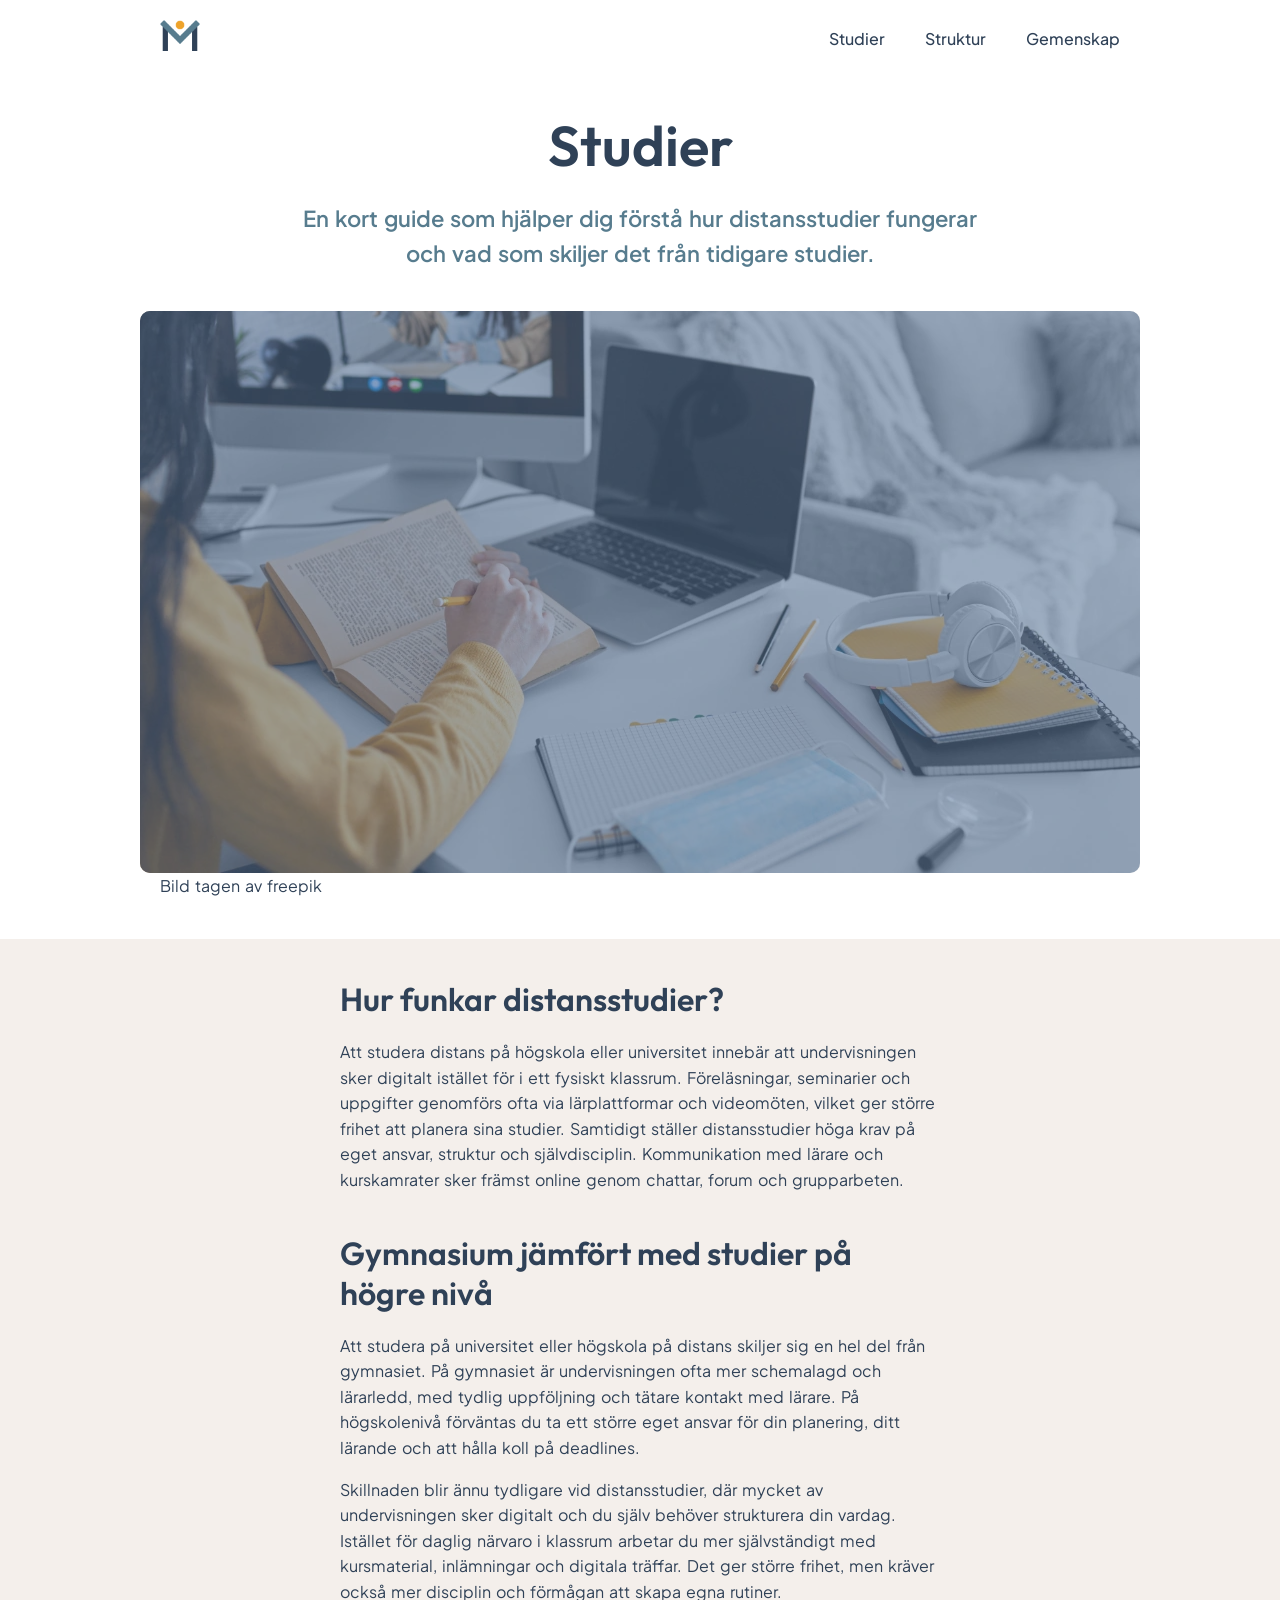
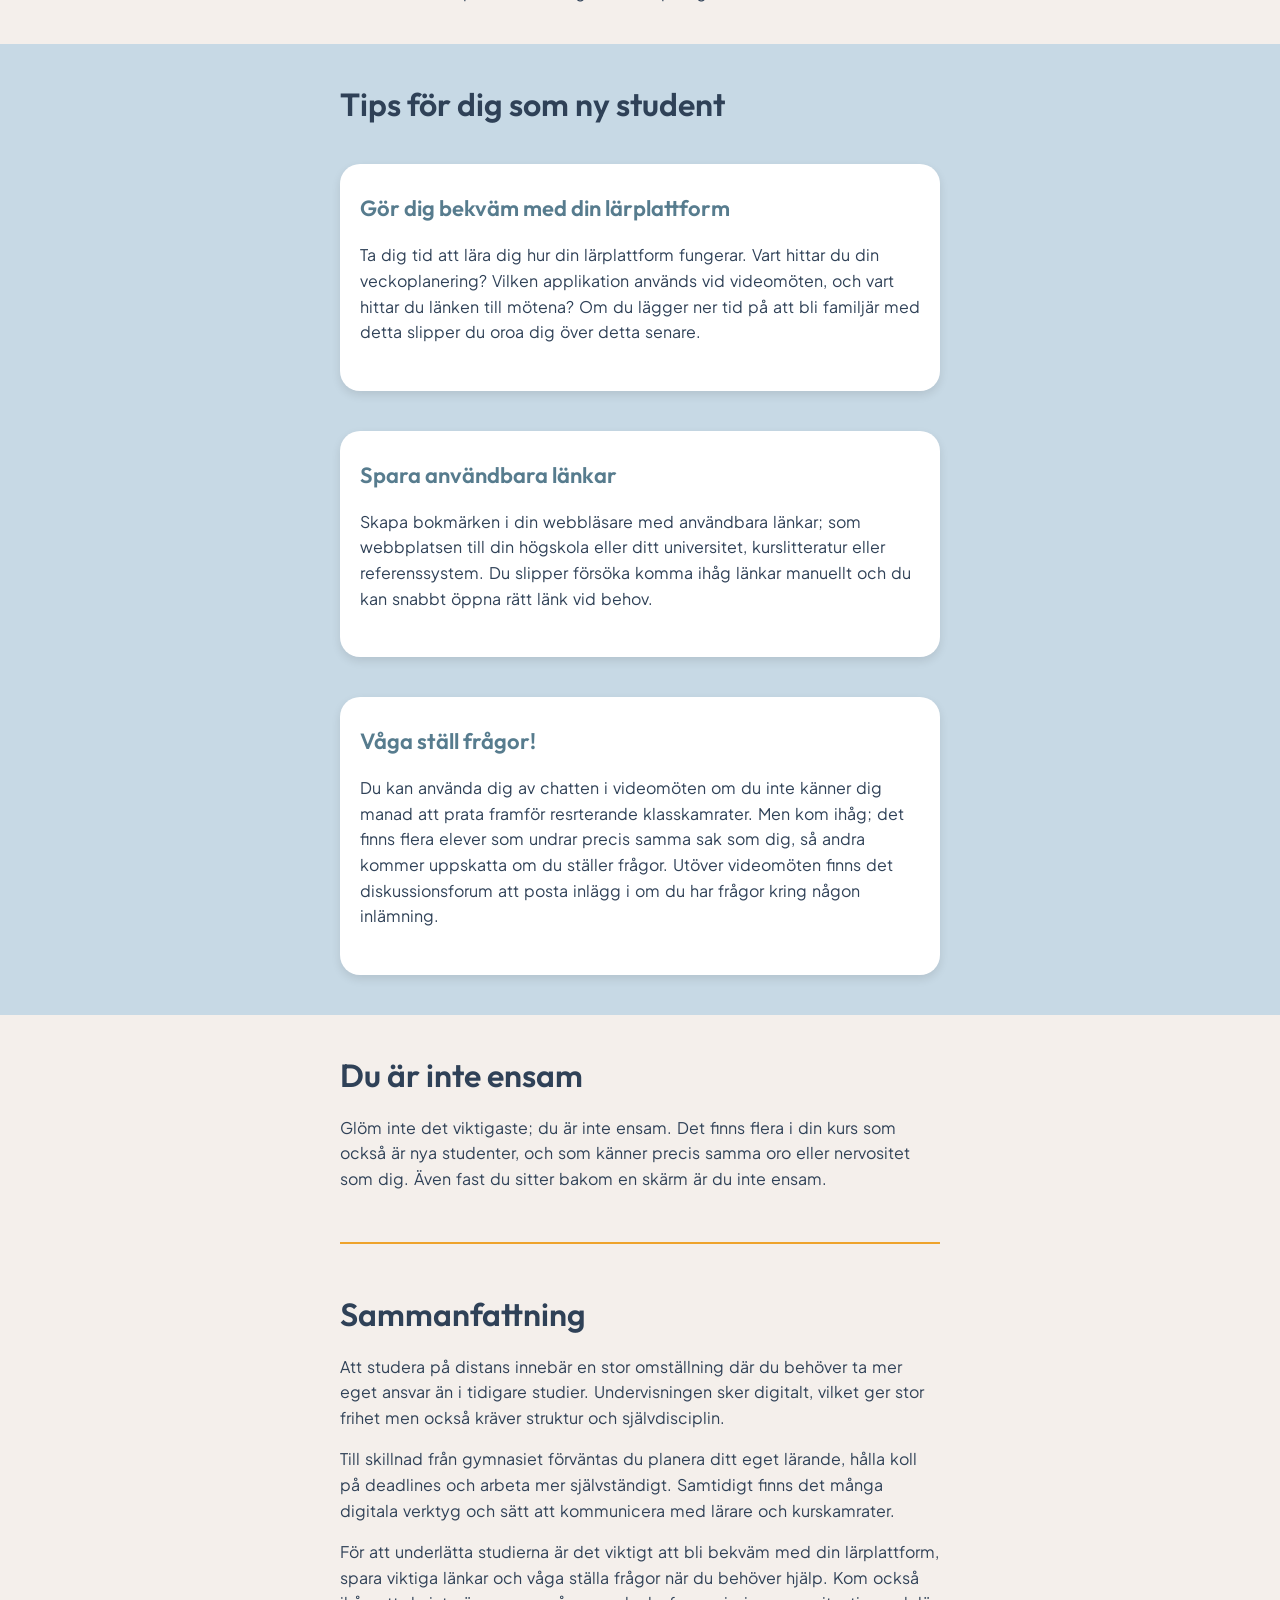
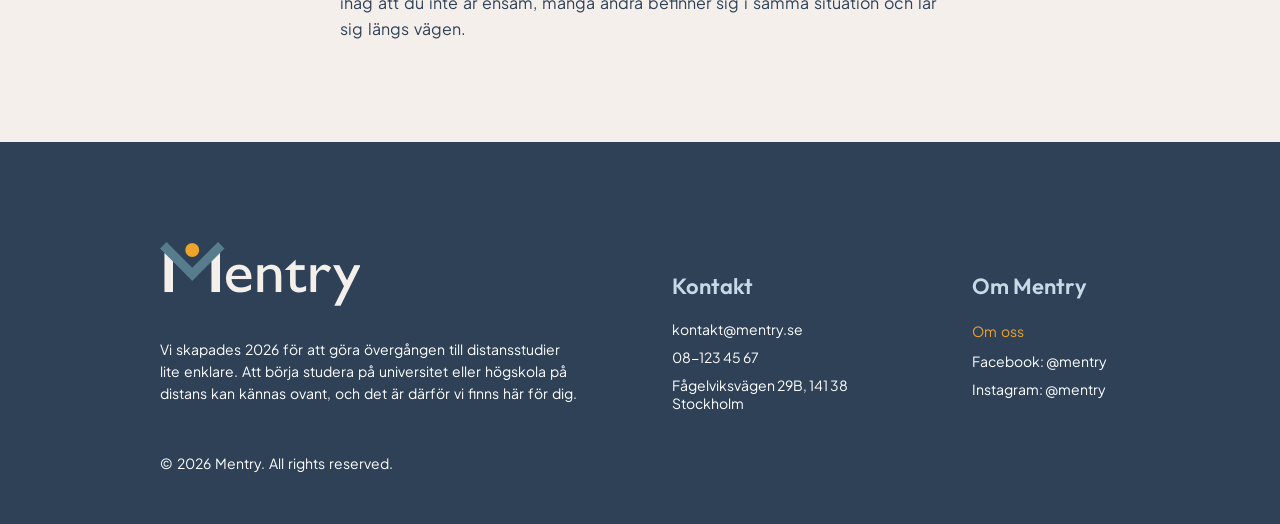
<file: studier.html>
<!DOCTYPE html>
<html lang="sv">
    <head>
        <meta charset="utf-8">
        <!-- Talar om hur webbläsaren ska visa webbsidan på olika skärmar -->
        <meta name="viewport" content="width=device-width, initial-scale=1.0">
        <!-- Favicon för webbplatsen -->
        <link rel="icon" type="image/image/png" href="images/madebyme/mentryfavicon.png">
        <!-- Kopplar CSS-fil till HTML-fil -->
        <link rel="stylesheet" href="style.css">
        <!-- Typsnitt för H-element och P-element -->
        <link rel="preconnect" href="https://fonts.googleapis.com">
        <link rel="preconnect" href="https://fonts.gstatic.com" crossorigin>
        <link href="https://fonts.googleapis.com/css2?family=Outfit:wght@100..900&family=Plus+Jakarta+Sans:ital,wght@0,200..800;1,200..800&display=swap" rel="stylesheet">
        <title>Mentry</title>
    </head>
    <!-- Allt synligt innehåll på webbsidan -->
    <body>
        <!-- Header med navigationsmeny -->
        <header>
            <div class="navmenu">
                <a href="index.html">
                    <img src="images/madebyme/mentryicon.png" alt="Mentrys logotyp">
                </a>
                <!-- Hjälp av AI att skapa en utfällbar hamburgarmeny genom användning av en checkruta -->
                <input type="checkbox" id="menu-toggle">
                <label for="menu-toggle" class="hamburger">
                    <img src="images/madebyme/hamburgermenu.svg" alt="Hamburgermeny">
                </label>
                <!-- Slut av AIs hjälp -->
                <nav class="navlinks">
                    <ul>
                        <li><a href="studier.html">Studier</a></li>
                        <li><a href="struktur.html">Struktur</a></li>
                        <li><a href="gemenskap.html">Gemenskap</a></li>
                    </ul>
                </nav>
            </div>
        </header>
        <!-- Innehåll unikt för studier.html -->
        <main>
            <!-- Artikel om studier -->
            <article>
                <!-- Sidans hero-sektion -->
                <div class="herosidebackground">
                    <h1 class="herotitle">Studier</h1>
                    <div class="heroside">
                        <p class="smalltitle">En kort guide som hjälper dig förstå hur distansstudier fungerar och vad som skiljer det från tidigare studier.</p>
                        <!-- En wrapper runt bilden för att ha overlay -->
                        <figure>
                            <div class="overlaywrapper">
                                <picture class="articlehero">
                                    <source media="(min-width: 768px)" srcset="images/downloaded/studies-tablet-desktop.webp">
                                    <img src="images/downloaded/studies-phone.webp" alt="Person som skriver i sin anteckningsbok framför datorn">
                                </picture>
                                <!-- En blå overlay på omslagsbilden i hero -->
                                <div class="overlay"></div>
                            </div>
                            <figcaption class="container"><a href="https://www.magnific.com/free-photo/close-up-student-reading-book_12977093.htm#fromView=search&page=1&position=4&uuid=b1ff2f7e-6792-4e46-8f82-2946fd074617&query=online+studies">Bild tagen av freepik</a></figcaption>
                        </figure>
                    </div>
                </div>
                <!-- Sektion: Itroduktion till distansstudier -->
                <section class="content">
                    <h2>Hur funkar distansstudier?</h2>
                    <p>Att studera distans på högskola eller universitet innebär att undervisningen sker digitalt istället för i ett fysiskt klassrum. Föreläsningar, seminarier och uppgifter genomförs ofta via lärplattformar och videomöten, vilket ger större frihet att planera sina studier. Samtidigt ställer distansstudier höga krav på eget ansvar, struktur och självdisciplin. Kommunikation med lärare och kurskamrater sker främst online genom chattar, forum och grupparbeten.</p>
                </section>
                <!-- Sektion: Gymnasium jämfört med högre utbildningar -->
                <section class="content">
                    <div>
                        <h2>Gymnasium jämfört med studier på högre nivå</h2>
                        <p>Att studera på universitet eller högskola på distans skiljer sig en hel del från gymnasiet. På gymnasiet är undervisningen ofta mer schemalagd och lärarledd, med tydlig uppföljning och tätare kontakt med lärare. På högskolenivå förväntas du ta ett större eget ansvar för din planering, ditt lärande och att hålla koll på deadlines.</p>
                        <p>Skillnaden blir ännu tydligare vid distansstudier, där mycket av undervisningen sker digitalt och du själv behöver strukturera din vardag. Istället för daglig närvaro i klassrum arbetar du mer självständigt med kursmaterial, inlämningar och digitala träffar. Det ger större frihet, men kräver också mer disciplin och förmågan att skapa egna rutiner.</p>    
                    </div>
                </section>
                <!-- Sektion: Tips för dig som ny student -->
                <div class="background">
                    <section class="content">
                            <!-- Punkt 1 -->
                            <h2>Tips för dig som ny student</h2>
                            <ul class="group">
                                <li>
                                    <h3>Gör dig bekväm med din lärplattform</h3>
                                    <p>Ta dig tid att lära dig hur din lärplattform fungerar. Vart hittar du din veckoplanering? Vilken applikation används vid videomöten, och vart hittar du länken till mötena? Om du lägger ner tid på att bli familjär med detta slipper du oroa dig över detta senare.</p>
                                </li>
                            </ul>
                        <!-- Punkt 2 -->
                        <div class="group">
                            <h3>Spara användbara länkar</h3>
                            <p>Skapa bokmärken i din webbläsare med användbara länkar; som webbplatsen till din högskola eller ditt universitet, kurslitteratur eller referenssystem. Du slipper försöka komma ihåg länkar manuellt och du kan snabbt öppna rätt länk vid behov.</p>
                        </div>
                            <!-- Punkt 3 -->
                            <div class="group">
                                <h3>Våga ställ frågor!</h3>
                                <p>Du kan använda dig av chatten i videomöten om du inte känner dig manad att prata framför resrterande klasskamrater. Men kom ihåg; det finns flera elever som undrar precis samma sak som dig, så andra kommer uppskatta om du ställer frågor. Utöver videomöten finns det diskussionsforum att posta inlägg i om du har frågor kring någon inlämning.</p>
                            </div>
                    </section>
                </div>
                <!-- Sektion: Du är inte ensam -->
                <section class="content">
                    <h2>Du är inte ensam</h2>
                    <p>Glöm inte det viktigaste; du är inte ensam. Det finns flera i din kurs som också är nya studenter, och som känner precis samma oro eller nervositet som dig. Även fast du sitter bakom en skärm är du inte ensam.</p>  
                </section>
                <!-- Visuell avdelare -->
                <div class="content">
                    <div class="divider"></div>
                </div>
                <!-- Sektion: Sammanfattning -->
                <section class="content">
                    <h2>Sammanfattning</h2>
                    <p>Att studera på distans innebär en stor omställning där du behöver ta mer eget ansvar än i tidigare studier. Undervisningen sker digitalt, vilket ger stor frihet men också kräver struktur och självdisciplin.</p>  
                    <p>Till skillnad från gymnasiet förväntas du planera ditt eget lärande, hålla koll på deadlines och arbeta mer självständigt. Samtidigt finns det många digitala verktyg och sätt att kommunicera med lärare och kurskamrater.</p>  
                    <p>För att underlätta studierna är det viktigt att bli bekväm med din lärplattform, spara viktiga länkar och våga ställa frågor när du behöver hjälp. Kom också ihåg att du inte är ensam, många andra befinner sig i samma situation och lär sig längs vägen.</p>  
                </section>
            </article>
        </main>
        <!-- Footer -->
        <footer>
            <div class="container">
                <div class="footerinformation">
                    <!-- Första kolumnen -->
                    <div class="footerabout">
                        <img src="images/madebyme/mentrylogotype.png" alt="Mentrys logotyp tillsammans med namnet Mentry" class="footerlogo">
                        <p>Vi skapades 2026 för att göra övergången till distansstudier lite enklare. Att börja studera på universitet eller högskola på distans kan kännas ovant, och det är därför vi finns här för dig.</p>
                    </div>
                    <!-- Andra kolumnen kolumnen -->
                    <section class="footercolumn">
                        <h3>Kontakt</h3>
                        <ul>
                            <li>kontakt@mentry.se</li>
                            <li>08-123 45 67</li>
                            <li>Fågelviksvägen 29B, 141 38 Stockholm</li>
                        </ul>
                    </section>
                    <!-- Tredje kolumnen -->
                    <section class="footercolumn">
                        <h3>Om Mentry</h3>
                        <ul>
                            <li class="linkfooter"><a href="omoss.html">Om oss</a></li>
                            <li>Facebook: @mentry</li>
                            <li>Instagram: @mentry</li>
                        </ul>
                    </section>
                </div>
                <!-- Utomstående textstycke -->
                <p class="copyright">© 2026 Mentry. All rights reserved.</p>   
            </div>
        </footer>
    </body>
</html>
</file>
<file: style.css>
/* BASKOD FÖR ALLA WEBBSIDOR */
/* Mobile first-approach */

* { /*Margin och padding ryms i max-width */
    box-sizing: border-box;
}

figure {
    margin: 0;
}

.container {
    max-width: 1000px;
    margin: 0 auto;
    padding: 0 20px;
}

body {
    margin: 0; /* Innehåll fyller hela skärmens bredd*/
    /*background: linear-gradient(to bottom, #ffffff 0%, #f4efeb 20%);*/
    background-color: #f4efeb;
}

h1 {
    font-size: 36px;
    font-family: 'Outfit', sans-serif;
    color: #2f4157;
    font-weight: 600;
}

h2 {
    font-size: 24px;
    font-family: 'Outfit', sans-serif;
    color: #2f4157;
    font-weight: 600;
    margin-bottom: 20px; /* Lägger till luft nedanför */
    margin-top: 0; /* Tar bort default-luft ovanför */
}

h3 {
    font-size: 20px;
    font-family: 'Outfit', sans-serif;
    color: #577c8e;
    font-weight: 600;
    margin-bottom: 20px; /* Lägger till luft nedanför */
    margin-top: 0; /* Tar bort default-luft ovanför */
}

p {
    font-size: 16px;
    font-family: 'Plus Jakarta Sans', sans-serif;
    color: #2f4157;
    line-height: 1.6; /* Bättre läsbarhet*/
    word-spacing: 2px; /* Fontens hoptryckta ord försämrade läsbarheten */
}

a {
    font-family: 'Plus Jakarta Sans', sans-serif;
    color: #2f4157;
    line-height: 1.6;
    word-spacing: 2px;
    text-decoration: none; /* Ingen underlinje */
    padding: 12px 12px 12px 0; /* Större tryckyta för mobilen */
}

figcaption a:hover { /* Orange färg på länkar vid hovring*/
    text-decoration: underline;
    color: #eea32b;
}

main {
    padding-top: 101px; /* Fixed navigeringsmeny krävde att main startade längre ned, pga hamnar ovanpå main */
}

/* NAVIGATIONSMENY - SAMTLIGA WEBBSIDOR */

header { /* Självaste navigationsmenyn*/
    background-color: #ffff;
    backdrop-filter: blur(8px);
    position: fixed; /* Följer med vid scroll*/
    z-index: 10; /* Placeras ovanför allt annat innehåll*/
    width: 100%;
}

.navmenu { /* Innehållet i navigationsmenyn*/
    display: flex; /* Aktiverar flexbox-layout */
    flex-wrap: wrap; /* Bryter innehåll till nästa rad vid liten skärm */
    align-items: center;
    padding: 20px;
    max-width: 1000px; /* Följer webbsidans max-bredd för innehåll */
    margin: 0 auto;
}

.navmenu img { /* Logotypen i navigationsmenyn*/
    height: 31px; /* Fast höjd */
}

.navlinks { /* Länkarna i navigationsmenyn*/
    display: none; /* Inga synliga länkar i mobilens navigationsmeny */
    width: 100%;
    margin-top: 20px; /* Luft mellan logotyp och början av hamburgarmenyn */
}

.navlinks ul { /* Listan med länkar */
    list-style: none;
    padding: 0; /* Låter listan gå mot hamburgarmenyns kant */
    margin: 0; /* Låter listan gå mot hamburgarmenyns kant */
}

.navlinks li { /* Länkarna i listan */
    font-family: 'Plus Jakarta Sans', sans-serif;
    font-weight: 500;
    padding: 12px; /* Mellanrum mellan länkarna */
}

.navlinks a:hover { /* Annan färg på länkar vid hovring */
    text-decoration: underline;
    text-decoration-color: #eea32b;
    text-decoration-thickness: 2px;
    text-underline-offset: 5px;
}

#menu-toggle { /* AI hjälp: Döljer checkruta */
    display: none;
}

#menu-toggle:checked + .hamburger + .navlinks { /* AI hjälp: Gör hamburgarikonen klickbar */
    display: block;
}

.hamburger {
    -webkit-tap-highlight-color: transparent; /* AI hjälp: Tar bort färgen som uppstår när man klickat på hamburgarikonen */
    cursor: pointer; /* Vid litet fönster på datorenheter blir muspekaren ett finger vid hovring över hamburgarmenyn för att ge signaler av att den är klickbar */
    margin-left: auto; /* Placerar hamburgarmenyn längst till höger */
}

.hamburger img { /* Fast bredd på hamburgarikonen*/
    width: 31px;
}

.currenttab a { /* Länken för nuvarande sida byter färg */
    text-decoration: underline;
    text-decoration-color: #eea32b;
    text-decoration-thickness: 2px;
    text-underline-offset: 5px;
}

/* FOOTER - SAMTLIGA WEBBSIDOR */

footer { /* Bakgrundfärg och padding på footer */
    background-color:#2f4157;
    padding: 0;
}

.footerinformation { /* Utrymme mellan main och footer */
    padding-top: 100px;
}

.footerabout p { /* Optimal läsbarhet för textstycke */
    max-width: 45ch;
    margin-top: 28px;
}

.footerlogo { /* Fast bredd på logotyp */
    width: 200px;
}

.footercolumn { /* Justerar utrymme över klass */
    margin-top: 30px;
}

footer h3 { /* Annan färg på rubriker */
    color: #c7d9e5;
}

footer ul { /* Styling av listorna */
    font-family: 'Plus Jakarta Sans', sans-serif;
    color: white;
    list-style: none; /* Ingen punktlista */
    padding: 0; /* Ta bort utrymme från punktlista */
    margin-bottom: 10px;
}

footer p { /* Justerar text i footer */
    color: white;
    font-size: 14px;
    margin: 0;
    line-height: 1.6;
}

footer li { /* Justerar list-texterna */
    color: white;
    font-size: 14px;
    margin-bottom: 10px;
}

.footercolumn a:hover { /* Hover-indikation på länk */
    text-decoration: underline;
}

.linkfooter a { /* Annan färg på länk */
    color: #eea32b;
}

.copyright { /* Justerar textstycke i footer */
    font-size: 14px;
    padding-bottom: 50px;
    margin-top: 30px;
}

.footerattribute { /* Justera utrymme ovanför klassen */
    margin-top: 30px;
}

.footerattribute a { /* Justerar utseende på attribut i footer */
    font-size: 14px;
    color: white;
    display: block;
    padding: 5px 0;
}

.footerattribute a:hover { /* Orange färg på länkar vid hovring*/
    text-decoration: underline;
    color: #eea32b;
}

/* INDEX.HTML - Mobile first-approach*/

.indexhero { /* Skapar referenspunkt för "indexherotext" */ 
    position: relative;
}

.indexhero h1 { /* Titel för hero-sektion*/
    color: white;
    margin: 0; /* Tar bort default-luft runtom */
}

.indexhero p { /* Herosektionens brödtext*/
    color: white;
    font-weight: 500;
}

.indexheroimage img { /* Omslagsbild */
    width: 100%;
    max-height: 500px;
    object-fit: cover;
    display: block; /* Gör det enklare att kontrollera med width/height */
    object-position: bottom;
}

.indexherotext { /* Hero-sektionens text */
    position: absolute; /* Placeras ovanpå omslagsbilden*/
    top: 20%;
    left: 0;
    right: 0;
    z-index: 2; /* Placeras ovanför omslagsbilden */
}

.indexherocontent { /* Ger optimal läsbarhet på textstycke i hero */
    max-width: 45ch;
    padding: 0 20px;
}

.textimagesection { /* Skapar en container runt innehållet i sektionen */
    display: flex; /* Enklare att kontrollera innehållet inuti*/
    justify-content: center;
    margin: 50px 0;
    padding: 0 20px;
}

.textimagecontent { /*Gör att innehållet centreras i mitten utan att bilden anpassar sig efter texten ovan */
    display: flex;
    flex-direction: column;
    align-items: center;
}

.textimagetext { /* Maxgräns på textstycke för optimal läsbarhet */
    max-width: 45ch;
}

.backgroundsection { /* Blå bakgrund bakom sektionen*/
    background-color: #c7d9e5;
    padding: 100px 0;
}

.backgroundsection h2 { /* Justeringar för titeln under cards-sektion */
    text-align: center;
    margin-bottom: 40px;
}

.cardcontainer { /* Centerar och justerar förhållande mellan cards */
    display: flex;
    gap: 40px;
    flex-wrap: wrap;
    justify-content: center;
}

.card { /* Kortets utseende*/
    background-color: #ffffff;
    border-radius: 30px;
    text-align: center;
    padding: 30px 20px;
    width: 100%;
    max-width: 600px;
    box-shadow: 0 4px 10px rgba(0,0,0,0.1);
}

.card img { /* Kortets illustration */
    max-width: 90px;
    margin-bottom: 30px;
}

.cardtext { /* Läsbarhet för text i kortet */
    max-width: 45ch;
    margin: 0 auto;
}

.button { /* Knappar på webbplatsen */
    font-family: 'Plus Jakarta Sans', sans-serif;
    color: #2f4157;
    background-color: #eea32b;
    box-shadow: 0 4px 10px rgba(0,0,0,0.1);
    font-weight: 600;
    border-radius: 50px;
    padding: 10px 50px;
    margin-top: 30px;
    display: inline-block; /* Betér sig sig som block och ger spacing till övriga element */
}

.button:hover { /* Knapparnas hovringar*/
    color: #eea32b;
    background-color: #2f4157;
    cursor: pointer;
}

/* INDEX.HTML, STUDIER.HTML, STRUKTUR.HTML, GEMENSKAP.HTML */
/* Mobile first-approach*/

.overlay { /* Ger omslagsbilder en blå färg */
    position: absolute; /* Placeras ovanpå bilden */
    inset: 0; /* Kortare version för top: 0, right: 0 etc. */
    background: #5c789b91;
    z-index: 1; /* Placeras över bilden men under text */
}

/* INDEX.HTML, OM OSS.HTML */

.sectionimage { /* Ändrar storlek på klass */
    width: 100%;
    max-width: 600px;
    margin: 25px auto 0 auto;
}

.sectionimage img { /* Ändrar storlek och position på bild */
    width: 100%;
    height: auto;
    display: block;
    border-radius: 10px;
}

/* STUDIER.HTML, STRUKTUR.HTML, GEMENSKAP.HTML, OM OSS.HTML */
/* Mobile first-approach*/

article {
    padding-bottom: 60px; /* Lika mycket luft mellan main och footer på webbsidor, för att efterlikna slutet av index.html */
}

.herosidebackground { /* Annan bakgrund på heroside */
    background-color: white;
}

.herotitle {
    text-align: center;
    margin: 0 0 20px 0;
    padding-top: 40px;
}

.heroside { /* Utrymme mellan navbar och artikelns början efter heroside */
    padding: 0 0 40px 0;
}

.heroside h1, .heroside p { /* Centrering och utrymme mellan h1 och p */
    padding: 0 20px;
    margin: 0 auto;
    text-align: center;
}

.smalltitle { /* P-element blir designad som ett H-element, dock är det ej det semantiskt */
    font-size: 18px;
    font-family: 'Plus Jakarta Sans', sans-serif;
    font-weight: 600;
    text-align: center;
    max-width: 45ch;
    margin: 0 auto;
    color: #577c8e;
}

.overlaywrapper { /* Skapar en ram för att lägga "overlay" över bilden */
    position: relative;
    max-width: 1000px;
    margin: 0 auto;
}

.articlehero img { /* Justerar omslagsbild */
    width: 100%;
    max-width: 1000px;
    height: auto;
    display: block;
    margin: 40px auto 0 auto;
    border-radius: 10px;
}

.content { /* Bestämmer en maxbredd på allt innehåll */
    max-width: calc(45ch + 40px); /* AI hjälp: Få 45ch maxbredd utan att padding räknas in pga. box-sizing: border-box */
    margin: 40px auto;
    padding: 0 20px;
}

.background { /* Bakgrund för varannan huvudsektion */
    background-color: #c7d9e5;
}


.background .content:first-child { /* Ger padding i början av blåa sektioner */
    padding-top: 40px;
}

.background .content:last-child { /* Ger padding i slutet av blåa sektioner, var det enda sättet att lösa detta på */
    padding-bottom: 40px;
}

.group { /* Styling på rutor */
    background-color: #ffff;
    list-style: none;
    margin: 40px auto 0;
    padding: 30px 20px;
    border-radius: 20px;
    box-shadow: 0 4px 10px rgba(0,0,0,0.1);
}

.divider { /* Styling på avdelare */
    border: none;
    background-color: #eea32b;
    height: 2px;
    margin: 50px auto;
}

/* STRUKTUR.HTML - Mobile first approach */

.list { /* Justerar listor */
    padding-left: 20px;
    color: #2f4157;
}

.list li { /* Får li-element att se se ut som p-element visuellt */
    font-size: 16px;
    font-family: 'Plus Jakarta Sans', sans-serif;
    line-height: 1.5;
    margin-bottom: 5px;
    color: #2f4157;
}

/* STRUKTUR.HTML, GEMENSKAP.HTML */
.bluefirstcontent { /* Ta bort margin-top på endast denna klass */
    margin-top: 0;
}

/* OM OSS.HTML - Mobile first approach */

.aboutuspage .heroside {
    padding-bottom: 100px;
}

.aboutuspage .textimagesection {
    margin: 0;
    padding: 100px 20px;
}

.whowearecontent { /* Bestämmer en maxbredd på allt innehåll */
    max-width: calc(45ch + 40px); /* AI hjälp: Få 45ch maxbredd utan att padding räknas in pga. box-sizing: border-box */
    margin: 100px auto;
    padding: 0 20px;
}

.whowearetitle { /* Centrera h2-rubrik */
    text-align: center;
}

.whowearecontainer { /* Positionring av kort */
    display: flex;
    gap: 40px;
    flex-wrap: wrap;
    justify-content: center;
}

.whowearegroup { /* Centrerad text inom grupp */
    text-align: center;
}

.whowearegroup img { /* Storlek på illustrationer */
    max-width: 90px;
    margin-bottom: 20px;
    flex-shrink: 0;
}

.whowearetext { /* Bredd på text för optimal läsbarhet */
    max-width: 45ch;
}

.whowearetext p { /* Ta bort margin för att ge lika mycket luft mellan element här som i andra stycken på webbplatsen */
    margin-bottom: 0;
}

/* TABLET */

@media (min-width: 768px) {
    /* BASKOD FÖR ALLA WEBBSIDOR */
    
    h1 { /* Större storlek på font */
        font-size: 44px;
    }

    h2 { /* Större storlek på font */
        font-size: 28px;
    }

    h3 { /* Större storlek på font */
        font-size: 20px;
    }

    /* FOOTER - SAMTLIGA WEBBSIDOR */

    .footerinformation { /* Grid för både rader och kolumner */
        display: grid;
        grid-template-columns: 2fr 1fr 0.7fr;
        align-items: start;
        gap: 90px;
    }

    /* INDEX.HTML*/

    .indexheroimage img { /* Omslagsbilden utgår från centrum */
        object-position: center;
    }

    .indexherocontent { /* Ny max-bredd på texten i hero */
        max-width: 50ch;
        padding: 0;
    }

    .textimagesection { /* Större utrymme runtom introduktion-sektionen */
        margin: 100px 0;
    }

    .textimagetext { /* Bredare radlängd för optimal läsbarhet */
        max-width: 60ch;
    }

    .sectionimage { /* Centrera bild */
        text-align: center;
    }

    .cardtext { /* Längre text för bättre läsbarhet */
        max-width: 60ch;
    }

    /* STUDIER.HTML */

    .content { /* Bestämmer en maxbredd på allt innehåll */
        max-width: calc(60ch + 40px); /* AI hjälp: Få 60ch maxbredd utan att padding räknas in pga. box-sizing: border-box */
    }

    .smalltitle { /* P-element blir designad som ett H-element, dock är det ej det semantiskt */
        font-size: 20px;
    }

    /* OM OSS.HTML*/

    .whowearecontent { /* Behöver en maxbredd för att placeras rätt */
        max-width: 1000px;
    }

    .whowearetitle { /* Vänsterjustera text och sätta en max-bredd för att positionera rätt */
        text-align: left;
        max-width: 480px;
        margin: 0 auto 20px auto;
    }

    .whowearetext { /* Större max-bredd på text för optimal läsbarhet */
        max-width: 60ch
    }

    .whowearegroup { /* Byter riktning på gruppen*/
        display: flex;
        align-items: center;
        gap: 40px;
        text-align: left;
        max-width: 480px;
    }

    .whowearegroup img { /* Tar bort utrymme under illustrationer*/
        margin: 0;
    }
}

/* DESKTOP */

@media (min-width: 1024px) {
    /* BASKOD FÖR ALLA WEBBSIDOR */
    
    h1 { /* Större storlek på font */
        font-size: 56px;
    }

    h2 { /* Större storlek på font */
        font-size: 32px;
    }

    h3 { /* Större storlek på font */
        font-size: 22px;
    }

    a { /* Tar bort onödigt utrymme, gör navbaren mer kompakt */
        padding: 0;
    }

    main {
        padding-top: 70px; /* Fixed navigeringsmeny krävde att main startade längre ned, pga hamnar ovanpå main */
    }
    
    /* NAVIGATIONSMENY - SAMTLIGA WEBBSIDOR */

    .navmenu {
        justify-content: space-between;
        flex-wrap: nowrap;
    }

    .hamburger { /* AI hjälp: Ta bort hamburgarmenyn */
        display: none;
    }

    .navlinks { /* Desktopvänliga länkar */
        display: block; /* Lättare att placera i block*/
        width: auto;
        margin-top: 0; /* Tar bort onödigt utrymme */
        padding-top: 0;
    }

    .navlinks ul { /* Gör att länkarna placeras horistontella */
        display: flex;
        gap: 40px;
    }

    .navlinks li { /* Tar bort onödigt utrymme på list-element */
        padding: 0;
    }

    /* INDEX.HTML */

    .indexheroimage img { /* Högre höjd på omslagsbild */
        max-height: 800px;
    }

    .textimagecontent { /* Placerar text och bild bredvid varandra */
        flex-direction: row;
        justify-content: space-between;
        align-items: center;
        gap: 40px;
    }

    .textimagetext p { /* Bredare radlängd för optimal läsbarhet */
        max-width: 75ch;
    }

    .cardcontainer {
        flex-wrap: nowrap;
    }

    .card {
        flex: 1;
    }

    /* STUDIER.HTML */

    .overlaywrapper > .overlay { /* Enhetliga runda hörn på omslagsbild */
    border-radius: 10px;
    }

    .articlehero img { /* Runda hörn på omslagsbild */
        border-radius: 10px;
    }

    .content { /* Bestämmer en maxbredd på allt innehåll */
        max-width: calc(75ch + 40px); /* AI hjälp: Få 75ch maxbredd utan att padding räknas in pga. box-sizing: border-box */
    }

    .smalltitle { /* P-element blir designad som ett H-element, dock är det ej det semantiskt */
        font-size: 22px;
    }

    /* OM OSS.HTML */

    .whowearetitle { /* Större maxbredd för positionering */
        text-align: center;
        margin-bottom: 40px;
    }

    .whowearegroup { /* Tillbaka till mobilversion, dock vågrätt */
        display: flex;
        flex-direction: column;
        align-items: center;
        text-align: center;
        flex: 1;
        gap: 20px;
        max-width: 1000px;
    }

    .aboutuspage .textimagetext {
        max-width: 75ch;
    }

    /* INDEX.HTML, OM OSS.HTML*/

    .sectionimage { /* Ändrar max-bredden på bild */
        max-width: 400px;
    }

    .sectionimage img { /* Maxbredd på bild för att inte bli för stor */
        margin: 0;
    }
}
</file>
